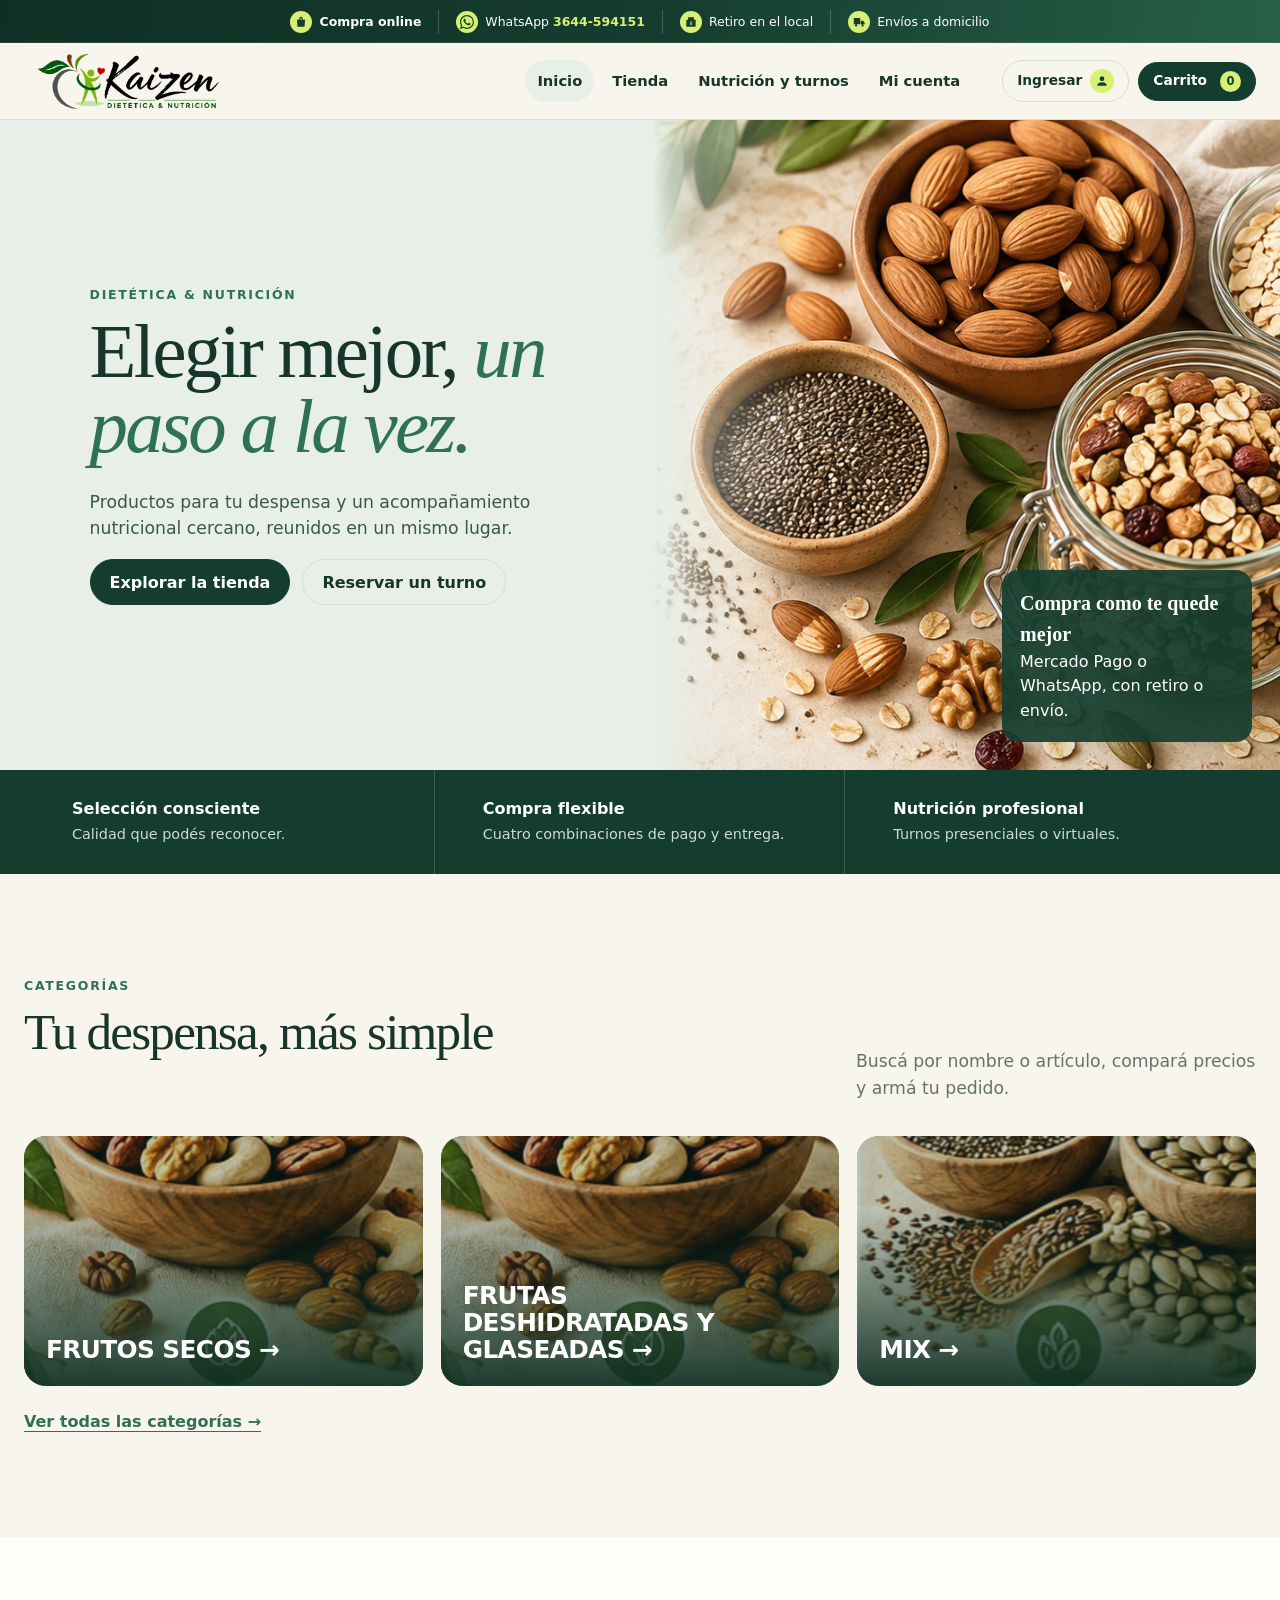
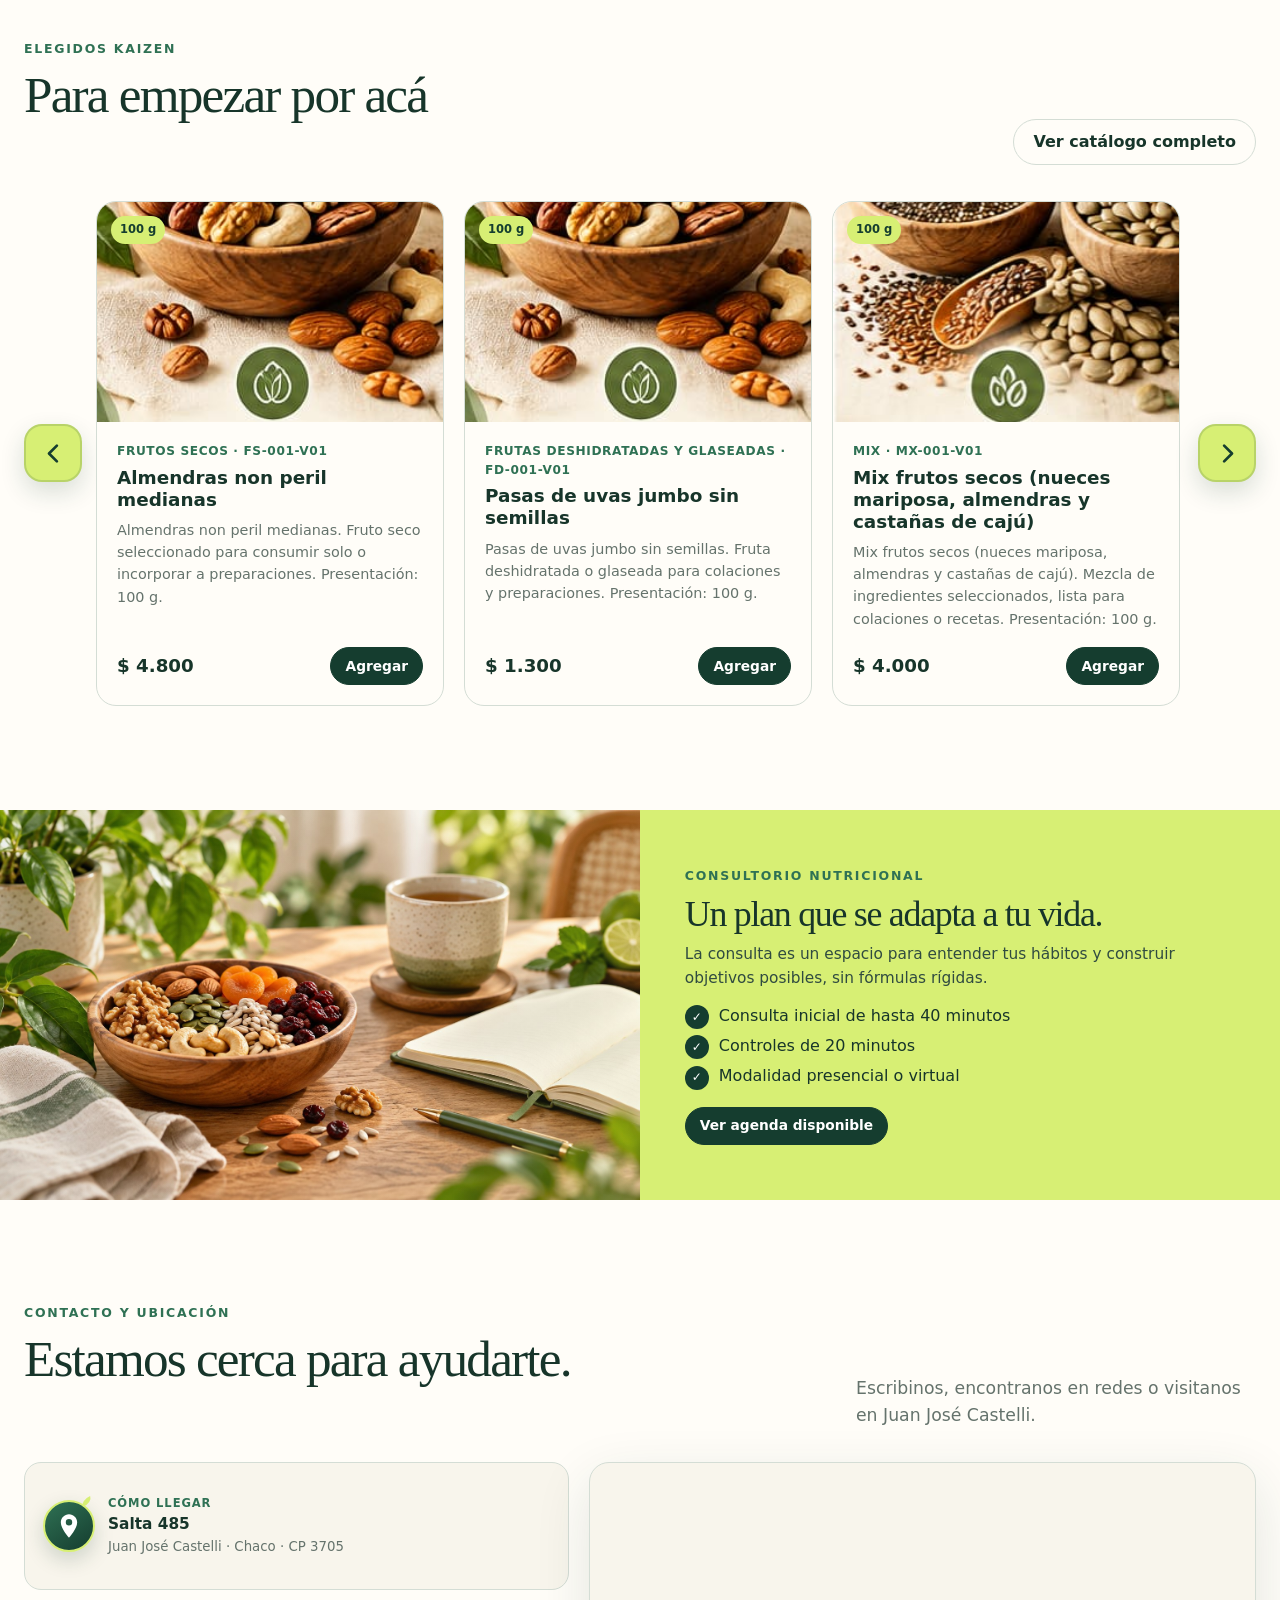
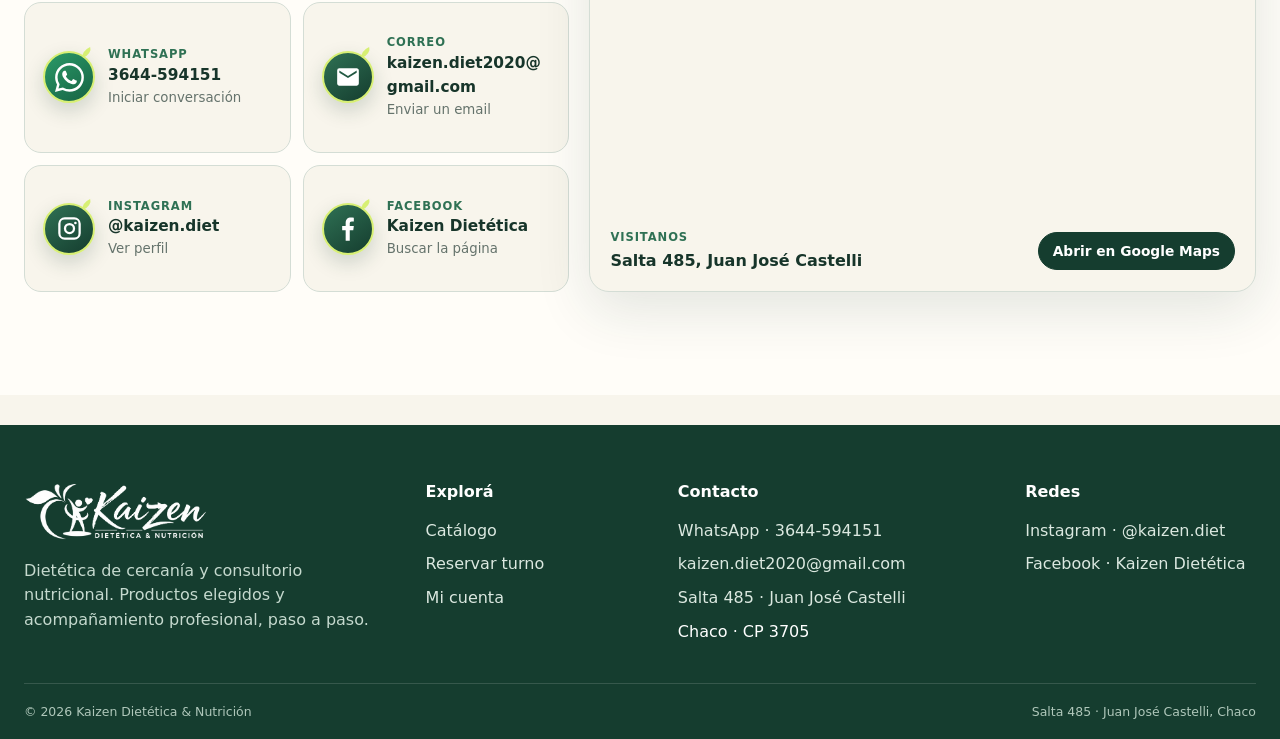
<file: index.html>
<!doctype html>
<html lang="es">
<head>
  <meta charset="utf-8">
  <meta name="viewport" content="width=device-width, initial-scale=1">
  <meta name="description" content="Kaizen Dietética & Nutrición: productos naturales, compras online y turnos con nutricionista.">
  <title>Kaizen · Dietética & Nutrición</title>
  <link rel="icon" href="assets/logo-round.jpeg">
  <link rel="stylesheet" href="css/styles.css?v=20260925c">
  <script src="js/data.js?v=20260925c" defer></script>
  <script src="js/store.js?v=20260925c" defer></script>
  <script src="js/app.js?v=20260925c" defer></script>
  <script type="application/ld+json">
    {
      "@context": "https://schema.org",
      "@type": "Store",
      "name": "Kaizen Dietética & Nutrición",
      "email": "kaizen.diet2020@gmail.com",
      "telephone": "+54 9 3644 594151",
      "address": {
        "@type": "PostalAddress",
        "streetAddress": "Salta 485",
        "addressLocality": "Juan José Castelli",
        "addressRegion": "Chaco",
        "postalCode": "3705",
        "addressCountry": "AR"
      },
      "sameAs": ["https://www.instagram.com/kaizen.diet/"]
    }
  </script>
</head>
<body data-page="home">
  <div id="site-shell"></div>
  <main>
    <section class="hero">
      <div class="hero-copy">
        <p class="eyebrow">Dietética & nutrición</p>
        <h1>Elegir mejor, <em>un paso a la vez.</em></h1>
        <p class="lead">Productos para tu despensa y un acompañamiento nutricional cercano, reunidos en un mismo lugar.</p>
        <div class="cluster">
          <a class="button" href="tienda.html">Explorar la tienda</a>
          <a class="button ghost" href="nutricion.html">Reservar un turno</a>
        </div>
      </div>
      <div class="hero-media">
        <img src="assets/hero-banner-v2.png" alt="Selección de frutos secos, semillas y cereales de Kaizen">
        <div class="hero-note"><strong>Compra como te quede mejor</strong><span>Mercado Pago o WhatsApp, con retiro o envío.</span></div>
      </div>
    </section>

    <section class="trust-strip" aria-label="Beneficios">
      <div class="container trust-grid">
        <div class="trust-item"><b>Selección consciente</b><span>Calidad que podés reconocer.</span></div>
        <div class="trust-item"><b>Compra flexible</b><span>Cuatro combinaciones de pago y entrega.</span></div>
        <div class="trust-item"><b>Nutrición profesional</b><span>Turnos presenciales o virtuales.</span></div>
      </div>
    </section>

    <section class="section">
      <div class="container">
        <div class="split-heading"><div><p class="eyebrow">Categorías</p><h2>Tu despensa, más simple</h2></div><p class="lead">Buscá por nombre o artículo, compará precios y armá tu pedido.</p></div>
        <div class="category-grid" id="home-categories"></div>
        <div class="cluster" style="margin-top: 24px"><a class="text-link" href="tienda.html">Ver todas las categorías →</a></div>
      </div>
    </section>

    <section class="section alt">
      <div class="container">
        <div class="split-heading"><div><p class="eyebrow">Elegidos Kaizen</p><h2>Para empezar por acá</h2></div><a class="button ghost" href="tienda.html">Ver catálogo completo</a></div>
        <div class="carousel-shell">
          <button class="carousel-arrow previous" data-carousel-direction="previous" aria-label="Ver productos anteriores"><svg viewBox="0 0 24 24" aria-hidden="true"><path d="M15 5 8 12l7 7"/></svg></button>
          <div class="product-carousel" id="featured-products"></div>
          <button class="carousel-arrow next" data-carousel-direction="next" aria-label="Ver más productos"><svg viewBox="0 0 24 24" aria-hidden="true"><path d="m9 5 7 7-7 7"/></svg></button>
        </div>
      </div>
    </section>

    <section class="feature-band home-consultorio">
      <div class="home-consultorio-media"><img src="assets/consultorio-nutricional-v2.jpg" alt="Alimentos naturales, infusión y cuaderno para una consulta nutricional"></div>
      <div class="feature-copy">
        <p class="eyebrow">Consultorio nutricional</p>
        <h2>Un plan que se adapta a tu vida.</h2>
        <p class="lead">La consulta es un espacio para entender tus hábitos y construir objetivos posibles, sin fórmulas rígidas.</p>
        <ul class="check-list"><li>Consulta inicial de hasta 40 minutos</li><li>Controles de 20 minutos</li><li>Modalidad presencial o virtual</li></ul>
        <a class="button small" href="nutricion.html">Ver agenda disponible</a>
      </div>
    </section>

    <section class="section contact-section">
      <div class="container">
        <div class="split-heading"><div><p class="eyebrow">Contacto y ubicación</p><h2>Estamos cerca para ayudarte.</h2></div><p class="lead">Escribinos, encontranos en redes o visitanos en Juan José Castelli.</p></div>
        <div class="contact-layout">
          <div class="contact-grid">
            <a class="contact-card location" href="https://www.google.com/maps/search/?api=1&amp;query=Salta%20485%2C%20Juan%20Jos%C3%A9%20Castelli%2C%20Chaco%2C%203705%2C%20Argentina" target="_blank" rel="noopener noreferrer"><span class="contact-icon location-icon"><svg viewBox="0 0 24 24" aria-hidden="true"><path d="M12 2C8.13 2 5 5.13 5 9c0 5.25 7 13 7 13s7-7.75 7-13c0-3.87-3.13-7-7-7Zm0 9.5A2.5 2.5 0 1 1 12 6a2.5 2.5 0 0 1 0 5.5Z"/></svg></span><span class="contact-kicker">Cómo llegar</span><strong>Salta 485</strong><small>Juan José Castelli · Chaco · CP 3705</small></a>
            <a class="contact-card whatsapp" href="https://wa.me/5493644594151?text=Hola%20Kaizen%2C%20quisiera%20hacer%20una%20consulta." target="_blank" rel="noopener noreferrer"><span class="contact-icon whatsapp-icon"><svg viewBox="0 0 16 16" aria-hidden="true"><path d="M13.601 2.326A7.854 7.854 0 0 0 7.994 0C3.627 0 .068 3.558.064 7.926c0 1.399.366 2.76 1.057 3.965L0 16l4.204-1.102a7.933 7.933 0 0 0 3.79.965h.004c4.368 0 7.926-3.558 7.93-7.93a7.898 7.898 0 0 0-2.327-5.607zM7.994 14.521a6.573 6.573 0 0 1-3.356-.92l-.24-.144-2.494.654.666-2.433-.156-.251a6.56 6.56 0 0 1-1.007-3.505c0-3.626 2.957-6.584 6.591-6.584a6.56 6.56 0 0 1 4.66 1.931 6.557 6.557 0 0 1 1.928 4.66c-.004 3.63-2.961 6.592-6.592 6.592zm3.615-4.934c-.197-.099-1.17-.578-1.353-.646-.182-.065-.315-.099-.445.099-.133.197-.513.646-.627.775-.114.133-.231.148-.429.05-.197-.1-.836-.308-1.592-.984-.59-.525-.986-1.175-1.1-1.372-.116-.198-.013-.306.085-.404.087-.087.198-.231.297-.346.1-.116.133-.198.198-.33.065-.134.034-.25-.016-.35-.05-.099-.445-1.074-.61-1.47-.16-.388-.323-.334-.445-.34-.114-.006-.247-.007-.378-.007a.729.729 0 0 0-.528.247c-.182.198-.691.677-.691 1.654s.71 1.916.81 2.049c.098.132 1.394 2.132 3.383 2.992.47.205.84.326 1.129.418.475.151.906.129 1.247.078.38-.057 1.17-.48 1.336-.943.164-.462.164-.858.114-.943-.049-.084-.182-.132-.38-.23z"/></svg></span><span class="contact-kicker">WhatsApp</span><strong>3644-594151</strong><small>Iniciar conversación</small></a>
            <a class="contact-card" href="mailto:kaizen.diet2020@gmail.com"><span class="contact-icon email-icon"><svg viewBox="0 0 24 24" aria-hidden="true"><path d="M20 4H4a2 2 0 0 0-2 2v12c0 1.1.9 2 2 2h16a2 2 0 0 0 2-2V6c0-1.1-.9-2-2-2Zm0 4-8 5-8-5V6l8 5 8-5v2Z"/></svg></span><span class="contact-kicker">Correo</span><strong>kaizen.diet2020@gmail.com</strong><small>Enviar un email</small></a>
            <a class="contact-card" href="https://www.instagram.com/kaizen.diet/" target="_blank" rel="noopener noreferrer"><span class="contact-icon instagram-icon"><svg viewBox="0 0 24 24" aria-hidden="true"><path d="M7.8 2h8.4A5.8 5.8 0 0 1 22 7.8v8.4a5.8 5.8 0 0 1-5.8 5.8H7.8A5.8 5.8 0 0 1 2 16.2V7.8A5.8 5.8 0 0 1 7.8 2Zm-.2 2A3.6 3.6 0 0 0 4 7.6v8.8A3.6 3.6 0 0 0 7.6 20h8.8a3.6 3.6 0 0 0 3.6-3.6V7.6A3.6 3.6 0 0 0 16.4 4H7.6ZM12 7a5 5 0 1 1 0 10 5 5 0 0 1 0-10Zm0 2a3 3 0 1 0 0 6 3 3 0 0 0 0-6Zm5.25-3.1a1.15 1.15 0 1 1 0 2.3 1.15 1.15 0 0 1 0-2.3Z"/></svg></span><span class="contact-kicker">Instagram</span><strong>@kaizen.diet</strong><small>Ver perfil</small></a>
            <a class="contact-card" href="https://www.facebook.com/search/top?q=Kaizen%20Diet%C3%A9tica" target="_blank" rel="noopener noreferrer"><span class="contact-icon facebook-icon"><svg viewBox="0 0 24 24" aria-hidden="true"><path d="M13.5 22v-9h3l.5-3.5h-3.5V7.3c0-1 .3-1.8 1.8-1.8H17V2.4c-.8-.1-1.7-.2-2.6-.2-2.6 0-4.4 1.6-4.4 4.6v2.7H7V13h3v9h3.5Z"/></svg></span><span class="contact-kicker">Facebook</span><strong>Kaizen Dietética</strong><small>Buscar la página</small></a>
          </div>
          <div class="map-card"><iframe title="Mapa de Kaizen Dietética & Nutrición" src="https://www.google.com/maps?q=Salta%20485%2C%20Juan%20Jos%C3%A9%20Castelli%2C%20Chaco%2C%20Argentina&amp;z=16&amp;output=embed" referrerpolicy="no-referrer-when-downgrade" allowfullscreen></iframe><div class="map-caption"><div><span>Visitanos</span><strong>Salta 485, Juan José Castelli</strong></div><a class="button small" href="https://www.google.com/maps/search/?api=1&amp;query=Salta%20485%2C%20Juan%20Jos%C3%A9%20Castelli%2C%20Chaco%2C%203705%2C%20Argentina" target="_blank" rel="noopener noreferrer">Abrir en Google Maps</a></div></div>
        </div>
      </div>
    </section>
  </main>
  <div id="site-footer"></div>
</body>
</html>
</file>
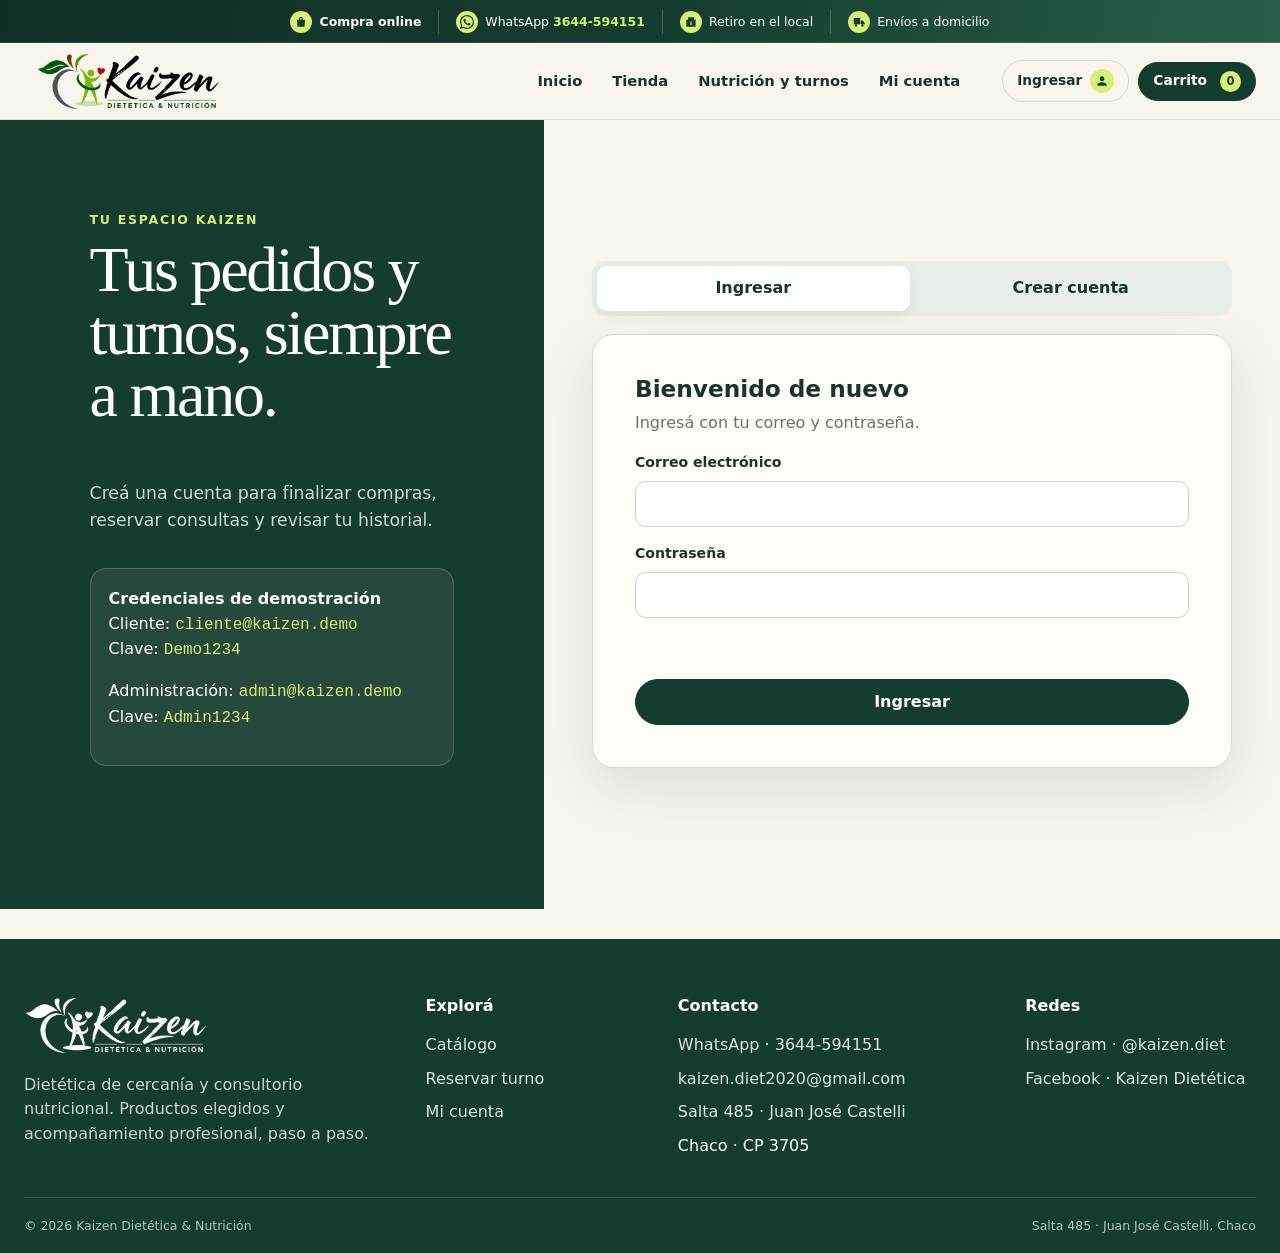
<file: acceso.html>
<!doctype html>
<html lang="es">
<head>
  <meta charset="utf-8">
  <meta name="viewport" content="width=device-width, initial-scale=1">
  <meta name="description" content="Ingresá o creá tu cuenta de Kaizen.">
  <title>Acceso · Kaizen</title>
  <link rel="icon" href="assets/logo-round.jpeg">
  <link rel="stylesheet" href="css/styles.css?v=20260925c">
  <script src="js/data.js?v=20260925c" defer></script>
  <script src="js/store.js?v=20260925c" defer></script>
  <script src="js/app.js?v=20260925c" defer></script>
</head>
<body data-page="auth">
  <div id="site-shell"></div>
  <main class="auth-layout">
    <section class="auth-aside">
      <p class="eyebrow" style="color:var(--lime)">Tu espacio Kaizen</p>
      <h1>Tus pedidos y turnos, siempre a mano.</h1>
      <p class="lead">Creá una cuenta para finalizar compras, reservar consultas y revisar tu historial.</p>
      <div class="credential-box"><strong>Credenciales de demostración</strong><p>Cliente: <code>cliente@kaizen.demo</code><br>Clave: <code>Demo1234</code></p><p>Administración: <code>admin@kaizen.demo</code><br>Clave: <code>Admin1234</code></p></div>
    </section>
    <section class="auth-main">
      <div class="tabs" role="tablist"><button class="tab active" data-auth-tab="login" type="button">Ingresar</button><button class="tab" data-auth-tab="register" type="button">Crear cuenta</button></div>
      <div class="form-card auth-panel" id="login-panel">
        <h2>Bienvenido de nuevo</h2><p class="muted">Ingresá con tu correo y contraseña.</p>
        <form class="stack" id="login-form"><label>Correo electrónico<input id="login-email" type="email" autocomplete="email" required></label><label>Contraseña<input id="login-password" type="password" autocomplete="current-password" required></label><p class="form-message" id="login-message" role="status"></p><button class="button" type="submit">Ingresar</button></form>
      </div>
      <div class="form-card auth-panel" id="register-panel" hidden>
        <h2>Creá tu cuenta</h2><p class="muted">Vas a usarla para comprar y reservar turnos.</p>
        <form class="stack" id="register-form">
          <label>Nombre y apellido<input id="register-name" autocomplete="name" required></label>
          <label>Correo electrónico<input id="register-email" type="email" autocomplete="email" required></label>
          <div class="field-grid"><label>Fecha de nacimiento<input id="register-birth-date" type="date" autocomplete="bday" required></label><label>Número de contacto<input id="register-phone" type="tel" autocomplete="tel" required></label></div>
          <label>Localidad<input id="register-locality" autocomplete="address-level2" required></label>
          <div class="field-grid"><label>Contraseña<input id="register-password" type="password" minlength="8" autocomplete="new-password" required></label><label>Repetir contraseña<input id="register-confirm" type="password" minlength="8" autocomplete="new-password" required></label></div>
          <p class="form-message" id="register-message" role="status"></p><button class="button" type="submit">Crear cuenta</button><p class="fine-print">Esta versión guarda los datos únicamente en este navegador para demostrar el funcionamiento.</p>
        </form>
      </div>
    </section>
  </main>
  <div id="site-footer"></div>
</body>
</html>
</file>
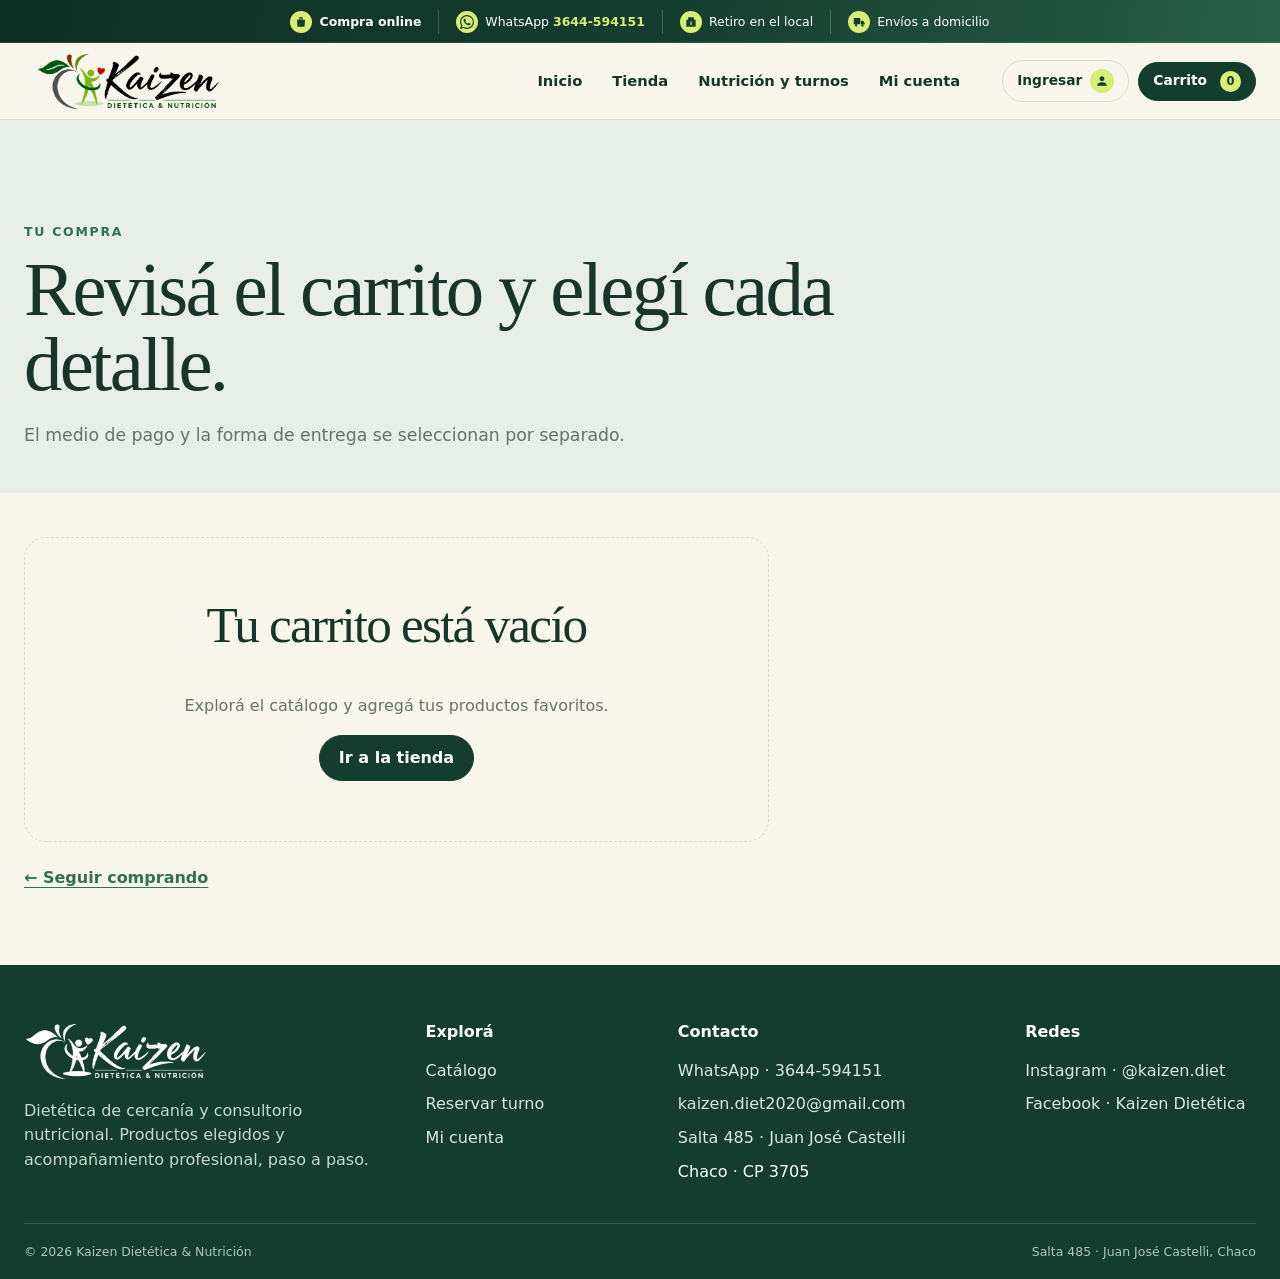
<file: carrito.html>
<!doctype html>
<html lang="es">
<head>
  <meta charset="utf-8">
  <meta name="viewport" content="width=device-width, initial-scale=1">
  <meta name="description" content="Revisá tu carrito y elegí cómo pagar y recibir tu compra en Kaizen.">
  <title>Carrito · Kaizen</title>
  <link rel="icon" href="assets/logo-round.jpeg">
  <link rel="stylesheet" href="css/styles.css?v=20260925c">
  <script src="js/data.js?v=20260925c" defer></script>
  <script src="js/store.js?v=20260925c" defer></script>
  <script src="js/app.js?v=20260925c" defer></script>
</head>
<body data-page="cart">
  <div id="site-shell"></div>
  <main>
    <section class="page-hero cart-hero"><div class="container"><p class="eyebrow">Tu compra</p><h1>Revisá el carrito y elegí cada detalle.</h1><p class="lead">El medio de pago y la forma de entrega se seleccionan por separado.</p></div></section>
    <section class="section compact">
      <div class="container cart-page-layout" id="cart-page-root">
        <div><div class="cart-page-lines" id="cart-page-lines"></div><a class="text-link" href="tienda.html">← Seguir comprando</a></div>
        <aside class="checkout-panel" id="checkout-panel">
          <form class="stack" id="checkout-form">
            <div class="checkout-total"><span>Total del pedido</span><strong id="cart-page-total">$0</strong></div>
            <div class="checkout-step"><p class="eyebrow">1. Medio de pago</p><div class="choice-grid"><button class="choice-card" type="button" data-checkout-choice="mp" data-group="payment"><strong>Mercado Pago</strong><small>Pago online de demostración</small></button><button class="choice-card" type="button" data-checkout-choice="whatsapp" data-group="payment"><strong>WhatsApp</strong><small>Coordiná el pago con Kaizen</small></button></div></div>
            <div class="checkout-step"><p class="eyebrow">2. Entrega</p><div class="choice-grid"><button class="choice-card" type="button" data-checkout-choice="pickup" data-group="delivery"><strong>Retiro en el local</strong><small>Te avisamos cuando esté preparado</small></button><button class="choice-card" type="button" data-checkout-choice="delivery" data-group="delivery"><strong>Envío a domicilio</strong><small>Costo y zona a confirmar</small></button></div></div>
            <fieldset class="delivery-address" id="address-field" hidden>
              <legend><span class="eyebrow">3. Domicilio de entrega</span></legend>
              <div class="address-grid">
                <label class="address-street">Calle<input id="checkout-street" autocomplete="address-line1" placeholder="Ej.: San Martín"></label>
                <label>Número<input id="checkout-number" inputmode="numeric" placeholder="Ej.: 1234"></label>
                <label>Piso / departamento<input id="checkout-floor" autocomplete="address-line2" placeholder="Opcional"></label>
                <label>Localidad<input id="checkout-locality" autocomplete="address-level2"></label>
                <label>Código postal<input id="checkout-postal-code" autocomplete="postal-code" placeholder="Opcional"></label>
                <label class="address-reference">Referencia para la entrega<input id="checkout-reference" placeholder="Opcional: portón, entre calles, etc."></label>
              </div>
            </fieldset>
            <label>Nota para el pedido<textarea id="checkout-notes" placeholder="Opcional"></textarea></label>
            <p class="form-message" id="checkout-message" role="status"></p>
            <button class="button" type="submit">Confirmar pedido de demostración</button>
            <p class="fine-print">Necesitás ingresar con una cuenta de cliente para confirmar.</p>
          </form>
        </aside>
      </div>
    </section>
  </main>
  <div id="site-footer"></div>
</body>
</html>
</file>
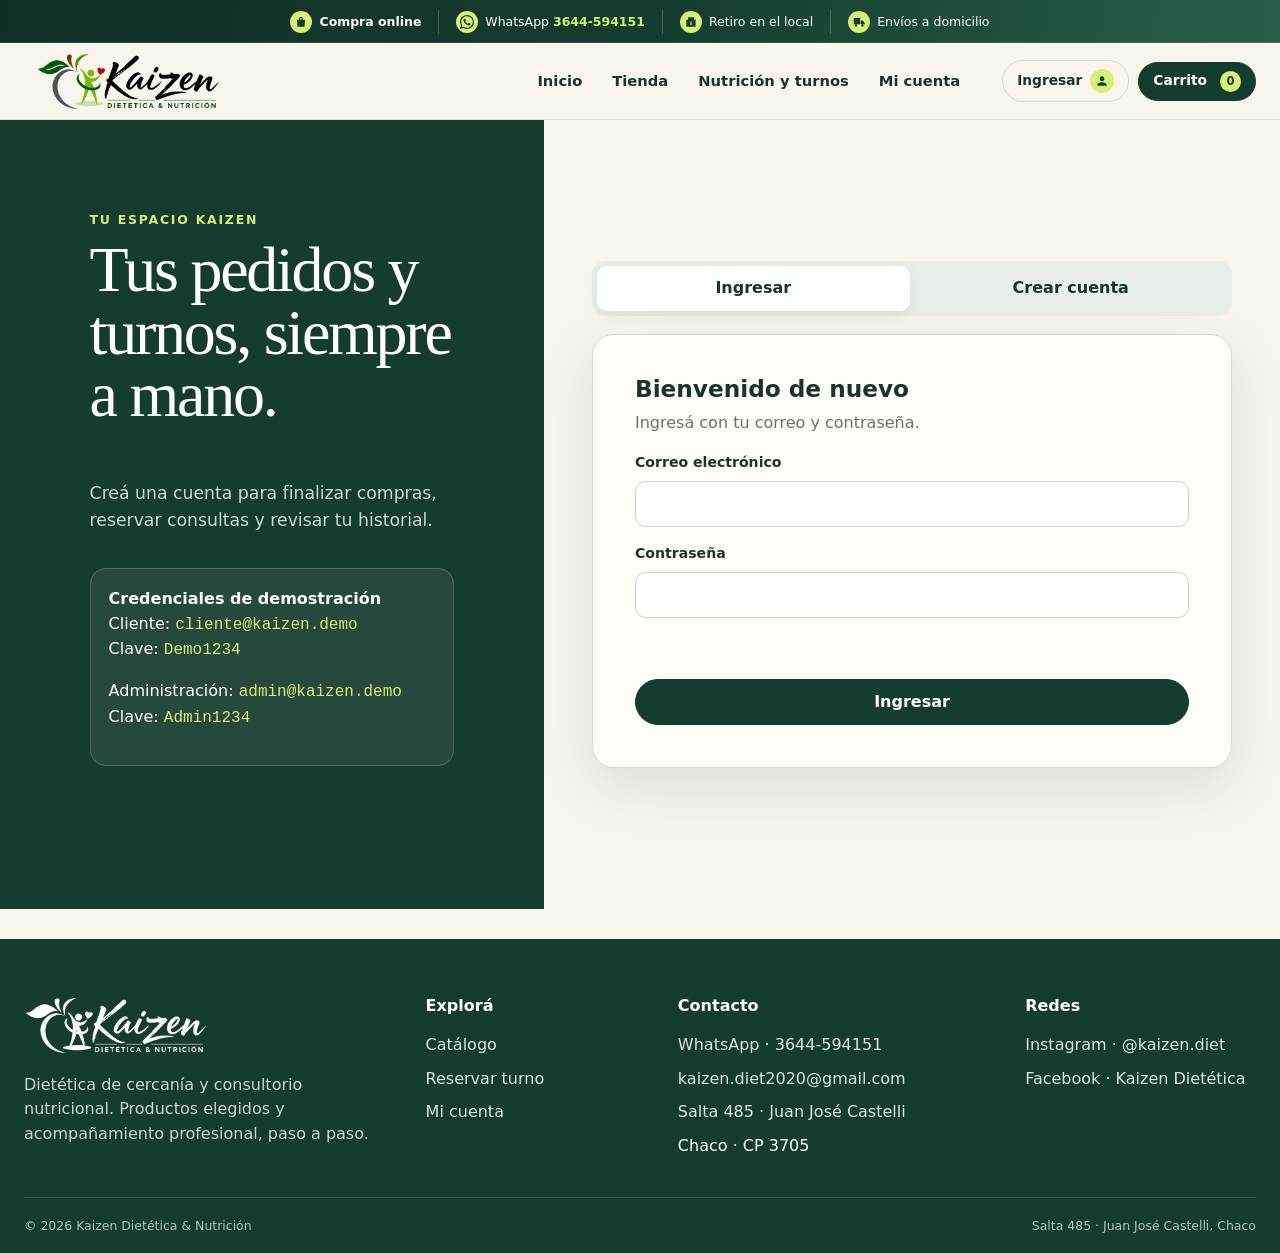
<file: cuenta.html>
<!doctype html>
<html lang="es">
<head>
  <meta charset="utf-8">
  <meta name="viewport" content="width=device-width, initial-scale=1">
  <meta name="description" content="Gestioná tus pedidos y turnos de Kaizen.">
  <title>Mi cuenta · Kaizen</title>
  <link rel="icon" href="assets/logo-round.jpeg">
  <link rel="stylesheet" href="css/styles.css?v=20260925c">
  <script src="js/data.js?v=20260925c" defer></script>
  <script src="js/store.js?v=20260925c" defer></script>
  <script src="js/app.js?v=20260925c" defer></script>
</head>
<body data-page="account">
  <div id="site-shell"></div>
  <main id="account-root">
    <section class="account-hero"><div class="container"><p class="eyebrow" id="account-eyebrow">Mi cuenta</p><h1>Hola, <span id="account-name">…</span></h1><p class="lead" id="account-email"></p></div></section>
    <section class="section compact">
      <div class="container dashboard-grid">
        <nav class="account-nav" aria-label="Secciones de la cuenta">
          <button class="active" data-customer-only data-panel-target="panel-summary">Resumen</button>
          <button data-customer-only data-panel-target="panel-orders">Mis pedidos</button>
          <button data-customer-only data-panel-target="panel-appointments">Mis turnos</button>
          <button class="active" data-admin-only data-panel-target="panel-admin-summary">Resumen</button>
          <button data-admin-only data-panel-target="panel-admin-orders">Pedidos</button>
          <button data-admin-only data-panel-target="panel-admin-appointments">Turnos a atender</button>
          <button data-admin-only data-panel-target="panel-admin-catalog">Catálogo y stock</button>
          <button data-admin-only data-panel-target="panel-admin-schedule">Configurar agenda</button>
          <button id="logout-button">Cerrar sesión</button>
        </nav>

        <div>
          <section class="dashboard-panel active" id="panel-summary" data-customer-only>
            <h2>Resumen</h2>
            <div class="summary-cards"><div class="summary-card"><span>Pedidos</span><strong id="order-count">0</strong></div><div class="summary-card"><span>Turnos</span><strong id="appointment-count">0</strong></div><div class="summary-card"><span>Productos en carrito</span><strong id="cart-summary-count">0</strong></div></div>
            <div class="feature-band account-feature"><div class="account-feature-media"><img src="assets/hero-banner-v2.png" alt="Frutos secos, semillas y cereales seleccionados por Kaizen"></div><div class="feature-copy"><p class="eyebrow">Seguí explorando</p><h2>Tu próximo paso está cerca.</h2><p>Volvé al catálogo o reservá un espacio de acompañamiento nutricional.</p><div class="cluster"><a class="button" href="tienda.html">Ir a la tienda</a><a class="button account-booking-button" href="nutricion.html">Reservar turno</a></div></div></div>
          </section>
          <section class="dashboard-panel" id="panel-orders" data-customer-only><h2>Mis pedidos</h2><div class="record-list" id="orders-list"></div></section>
          <section class="dashboard-panel" id="panel-appointments" data-customer-only><h2>Mis turnos</h2><div class="record-list" id="appointments-list"></div><div class="appointment-calendar" id="appointment-calendar"></div></section>

          <section class="dashboard-panel active" id="panel-admin-summary" data-admin-only>
            <h2>Resumen de actividad</h2>
            <div class="summary-cards admin-summary-cards"><div class="summary-card"><span>Pedidos recibidos</span><strong id="admin-order-count">0</strong></div><div class="summary-card"><span>Turnos a atender</span><strong id="admin-appointment-count">0</strong></div><div class="summary-card"><span>Pendientes</span><strong id="admin-pending-count">0</strong></div><div class="summary-card"><span>Variantes activas</span><strong id="admin-product-count">0</strong></div></div>
            <div class="admin-welcome"><p class="eyebrow">Panel de la nutricionista</p><h2>Organizá la atención desde un solo lugar.</h2><p>Revisá los pedidos agrupados por fecha, prepará tus próximos turnos y ajustá los horarios disponibles.</p></div>
          </section>
          <section class="dashboard-panel" id="panel-admin-orders" data-admin-only><h2>Pedidos por fecha</h2><div id="admin-orders"></div></section>
          <section class="dashboard-panel" id="panel-admin-appointments" data-admin-only><h2>Turnos a atender</h2><div class="record-list" id="admin-appointments"></div></section>
          <section class="dashboard-panel" id="panel-admin-catalog" data-admin-only>
            <div class="admin-panel-heading"><div><p class="eyebrow">Gestión comercial</p><h2>Catálogo y stock</h2><p class="muted">Buscá una variante por nombre o código, editá precios y existencias, o agregá un producto nuevo.</p></div><button class="button" type="button" id="admin-product-new">Agregar producto</button></div>
            <form class="form-card stack admin-product-form" id="admin-product-form" hidden>
              <input type="hidden" id="admin-product-id">
              <h3 id="admin-product-form-title">Agregar producto</h3>
              <section class="admin-product-image-editor" aria-labelledby="admin-product-image-title">
                <div class="admin-product-image-preview"><img id="admin-product-image-preview" src="assets/opciones-especiales.jpeg" alt="Vista previa de la imagen del producto"></div>
                <div class="admin-product-image-copy"><h4 id="admin-product-image-title">Imagen del producto</h4><p>Elegí una foto JPG, PNG o WebP. Se optimizará automáticamente para que el catálogo siga siendo liviano.</p><input type="hidden" id="admin-product-image"><input class="sr-only" type="file" id="admin-product-image-file" accept="image/jpeg,image/png,image/webp"><div class="cluster"><label class="button ghost small admin-image-upload" for="admin-product-image-file">Elegir imagen</label><button class="button ghost small" type="button" id="admin-product-image-default">Usar imagen de categoría</button></div><small id="admin-product-image-help">Podés reemplazarla antes o después de guardar.</small></div>
              </section>
              <div class="field-grid"><label>Nombre<input id="admin-product-name" required></label><label>Código de artículo<input id="admin-product-article" required></label></div>
              <div class="field-grid"><label>Categoría<select id="admin-product-category" required></select></label><label>Presentación o unidad<input id="admin-product-unit" placeholder="Ej.: 500 g" required></label></div>
              <div class="field-grid"><label>Precio<input id="admin-product-price" type="number" min="0" step="1"></label><label>Stock<input id="admin-product-stock" type="number" min="0" step="1" placeholder="Vacío: sin control"></label></div>
              <label>Condición comercial<input id="admin-product-condition" placeholder="Ej.: precio por paquete"></label>
              <label>Descripción<textarea id="admin-product-description" placeholder="Descripción breve del producto"></textarea></label>
              <div class="admin-product-options"><label class="inline-check"><input type="checkbox" id="admin-product-consult"> Precio a consultar</label><label class="inline-check"><input type="checkbox" id="admin-product-promotion"> Es promoción</label><label>Cantidad mínima de la promoción<input id="admin-product-promotion-minimum" type="number" min="1" value="1"></label></div>
              <p class="form-message" id="admin-product-message" role="status"></p><div class="cluster"><button class="button" type="submit">Guardar producto</button><button class="button ghost" type="button" id="admin-product-cancel">Cancelar</button></div>
            </form>
            <div class="admin-catalog-toolbar"><label class="search-wrap"><span class="sr-only">Buscar en el catálogo administrativo</span><input id="admin-product-search" type="search" placeholder="Buscar por nombre, artículo o categoría…"></label></div>
            <div class="admin-product-list" id="admin-product-list"></div>
            <div class="catalog-pagination" id="admin-product-pagination"></div>
          </section>
          <section class="dashboard-panel" id="panel-admin-schedule" data-admin-only>
            <h2>Configurar agenda</h2>
            <form class="form-card stack" id="schedule-form">
              <label>Modo de confirmación<select id="schedule-mode"><option value="auto">Confirmación automática</option><option value="pending">Pendiente de aprobación</option></select></label>
              <section class="schedule-channel" aria-labelledby="presential-schedule-title">
                <div><p class="eyebrow">Consultorio</p><h3 id="presential-schedule-title">Agenda presencial</h3><p class="fine-print">Seleccioná los días y horarios habilitados para atender en el consultorio.</p></div>
                <div><p class="schedule-label">Días presenciales</p><div class="weekday-grid"><label class="weekday-check"><input type="checkbox" data-schedule-weekday="presential" value="1">Lun</label><label class="weekday-check"><input type="checkbox" data-schedule-weekday="presential" value="2">Mar</label><label class="weekday-check"><input type="checkbox" data-schedule-weekday="presential" value="3">Mié</label><label class="weekday-check"><input type="checkbox" data-schedule-weekday="presential" value="4">Jue</label><label class="weekday-check"><input type="checkbox" data-schedule-weekday="presential" value="5">Vie</label><label class="weekday-check"><input type="checkbox" data-schedule-weekday="presential" value="6">Sáb</label><label class="weekday-check"><input type="checkbox" data-schedule-weekday="presential" value="0">Dom</label></div></div>
                <div><p class="schedule-label">Horarios presenciales</p><div class="time-option-grid" id="schedule-presential-times" aria-label="Horarios presenciales disponibles"></div></div>
              </section>
              <section class="schedule-channel virtual" aria-labelledby="virtual-schedule-title">
                <div><p class="eyebrow">Atención online</p><h3 id="virtual-schedule-title">Agenda virtual</h3><p class="fine-print">Configurá por separado los días y horarios para consultas virtuales.</p></div>
                <div><p class="schedule-label">Días virtuales</p><div class="weekday-grid"><label class="weekday-check"><input type="checkbox" data-schedule-weekday="virtual" value="1">Lun</label><label class="weekday-check"><input type="checkbox" data-schedule-weekday="virtual" value="2">Mar</label><label class="weekday-check"><input type="checkbox" data-schedule-weekday="virtual" value="3">Mié</label><label class="weekday-check"><input type="checkbox" data-schedule-weekday="virtual" value="4">Jue</label><label class="weekday-check"><input type="checkbox" data-schedule-weekday="virtual" value="5">Vie</label><label class="weekday-check"><input type="checkbox" data-schedule-weekday="virtual" value="6">Sáb</label><label class="weekday-check"><input type="checkbox" data-schedule-weekday="virtual" value="0">Dom</label></div></div>
                <div><p class="schedule-label">Horarios virtuales</p><div class="time-option-grid" id="schedule-virtual-times" aria-label="Horarios virtuales disponibles"></div></div>
              </section>
              <p class="fine-print">Las consultas iniciales reservan hasta 40 minutos. Los controles reservan 20 minutos.</p>
              <p class="form-message" id="schedule-message" role="status"></p><button class="button" type="submit">Guardar configuración</button>
            </form>
          </section>
        </div>
      </div>
    </section>
  </main>
  <div id="site-footer"></div>
</body>
</html>
</file>
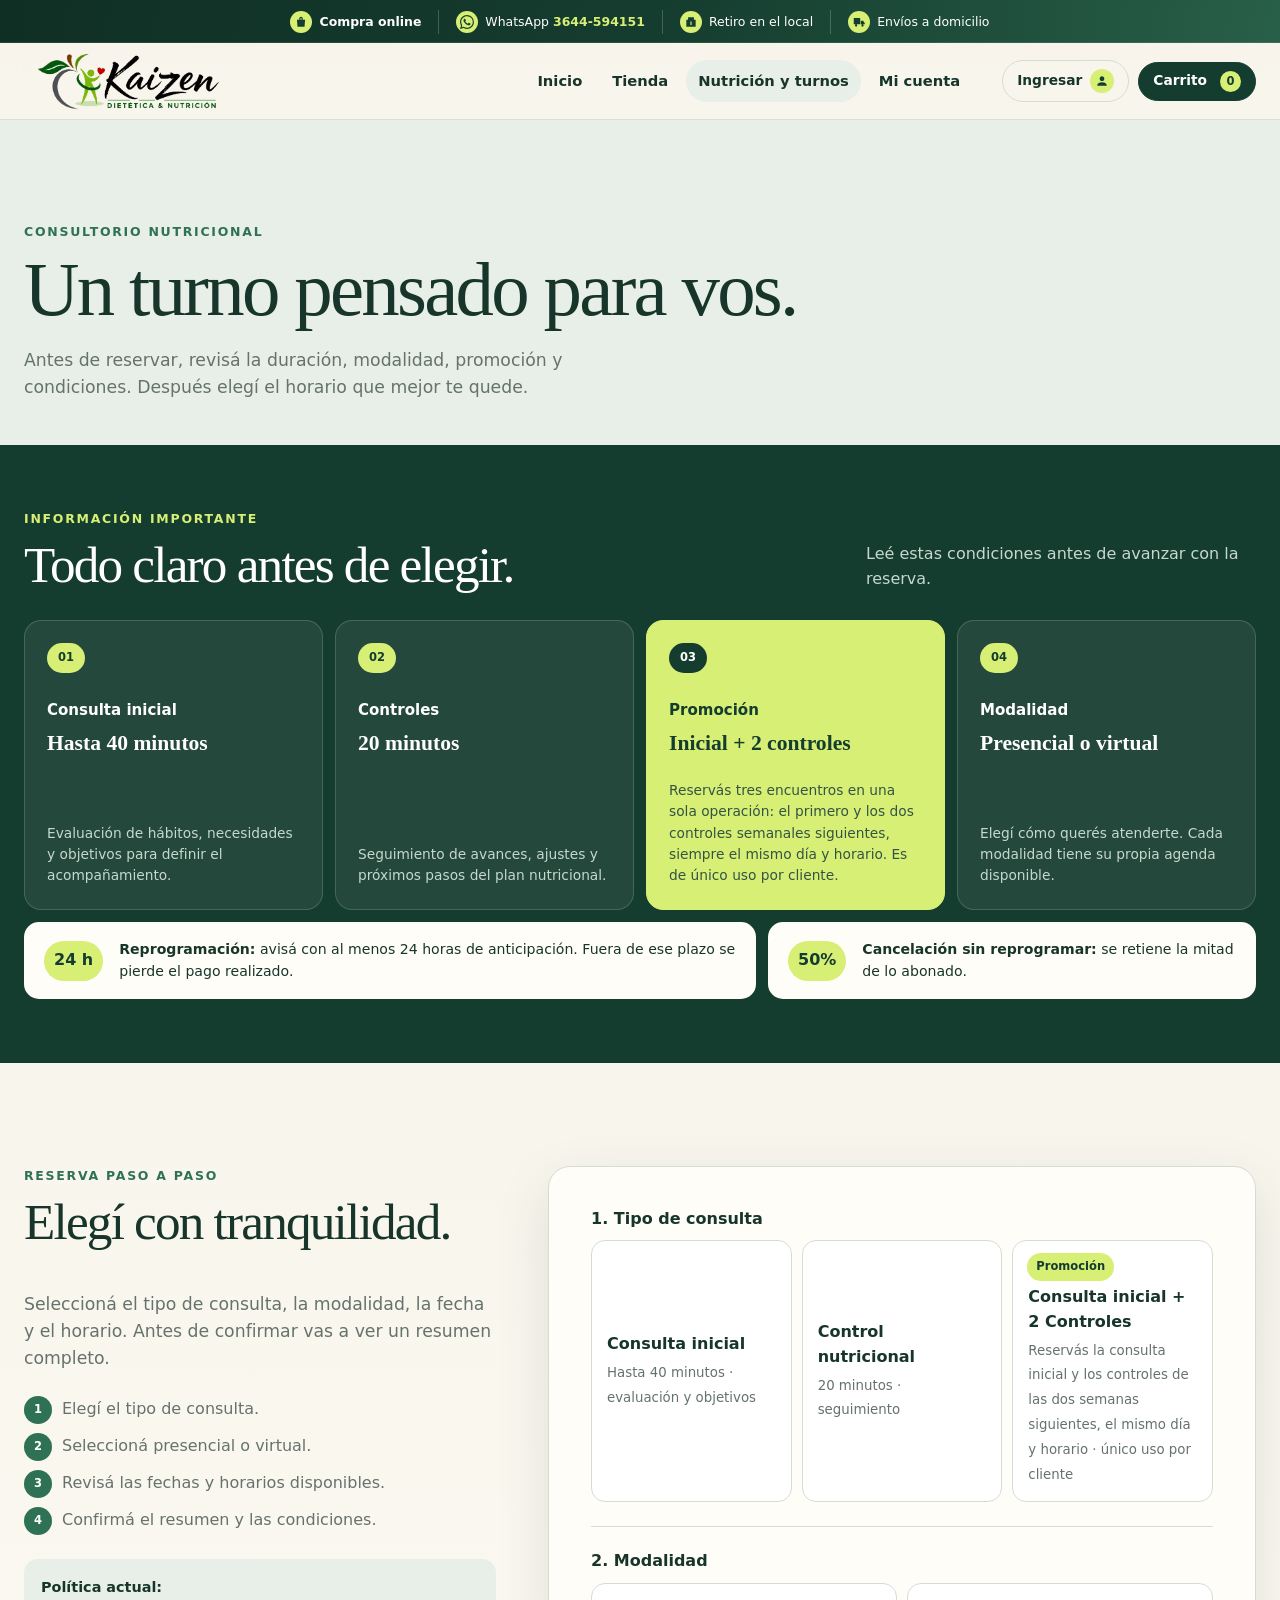
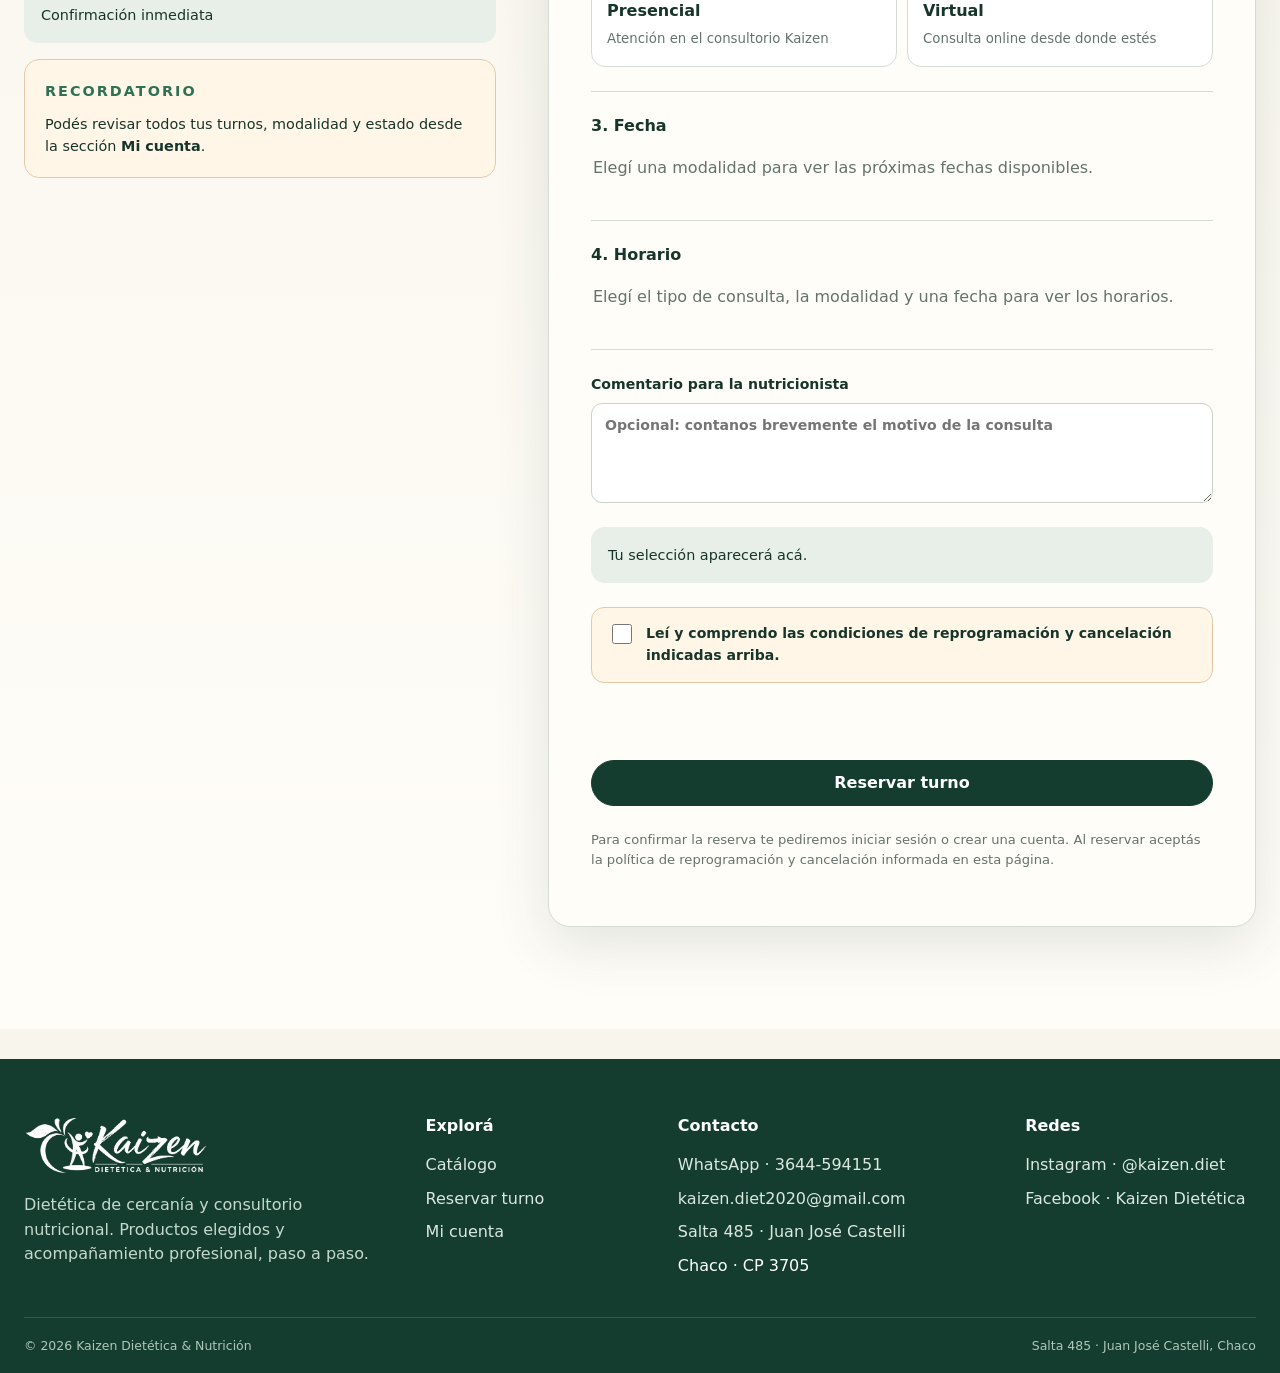
<file: nutricion.html>
<!doctype html>
<html lang="es">
<head>
  <meta charset="utf-8">
  <meta name="viewport" content="width=device-width, initial-scale=1">
  <meta name="description" content="Reservá tu consulta nutricional presencial o virtual en Kaizen.">
  <title>Nutrición y turnos · Kaizen</title>
  <link rel="icon" href="assets/logo-round.jpeg">
  <link rel="stylesheet" href="css/styles.css?v=20260925c">
  <script src="js/data.js?v=20260925c" defer></script>
  <script src="js/store.js?v=20260925c" defer></script>
  <script src="js/app.js?v=20260925c" defer></script>
</head>
<body data-page="nutrition">
  <div id="site-shell"></div>
  <main>
    <section class="page-hero">
      <div class="container"><p class="eyebrow">Consultorio nutricional</p><h1>Un turno pensado para vos.</h1><p class="lead">Antes de reservar, revisá la duración, modalidad, promoción y condiciones. Después elegí el horario que mejor te quede.</p></div>
    </section>

    <section class="consultation-guide-section" aria-labelledby="consultation-guide-title">
      <div class="container">
        <div class="consultation-guide-heading"><div><p class="eyebrow">Información importante</p><h2 id="consultation-guide-title">Todo claro antes de elegir.</h2></div><p>Leé estas condiciones antes de avanzar con la reserva.</p></div>
        <div class="consultation-guide-grid">
          <article class="consultation-guide-card"><span class="guide-number">01</span><h3>Consulta inicial</h3><strong>Hasta 40 minutos</strong><p>Evaluación de hábitos, necesidades y objetivos para definir el acompañamiento.</p></article>
          <article class="consultation-guide-card"><span class="guide-number">02</span><h3>Controles</h3><strong>20 minutos</strong><p>Seguimiento de avances, ajustes y próximos pasos del plan nutricional.</p></article>
          <article class="consultation-guide-card featured"><span class="guide-number">03</span><h3>Promoción</h3><strong>Inicial + 2 controles</strong><p>Reservás tres encuentros en una sola operación: el primero y los dos controles semanales siguientes, siempre el mismo día y horario. Es de único uso por cliente.</p></article>
          <article class="consultation-guide-card"><span class="guide-number">04</span><h3>Modalidad</h3><strong>Presencial o virtual</strong><p>Elegí cómo querés atenderte. Cada modalidad tiene su propia agenda disponible.</p></article>
        </div>
        <div class="policy-banner"><div><span class="policy-icon">24 h</span><p><strong>Reprogramación:</strong> avisá con al menos 24 horas de anticipación. Fuera de ese plazo se pierde el pago realizado.</p></div><div><span class="policy-icon">50%</span><p><strong>Cancelación sin reprogramar:</strong> se retiene la mitad de lo abonado.</p></div></div>
      </div>
    </section>

    <section class="section booking-section">
      <div class="container booking-layout">
        <div class="booking-intro">
          <p class="eyebrow">Reserva paso a paso</p>
          <h2>Elegí con tranquilidad.</h2>
          <p class="lead">Seleccioná el tipo de consulta, la modalidad, la fecha y el horario. Antes de confirmar vas a ver un resumen completo.</p>
          <ol class="booking-process"><li>Elegí el tipo de consulta.</li><li>Seleccioná presencial o virtual.</li><li>Revisá las fechas y horarios disponibles.</li><li>Confirmá el resumen y las condiciones.</li></ol>
          <div class="booking-summary"><strong>Política actual:</strong> <span id="booking-mode">Cargando…</span></div>
          <div class="appointment-policy"><p class="eyebrow">Recordatorio</p><p>Podés revisar todos tus turnos, modalidad y estado desde la sección <strong>Mi cuenta</strong>.</p></div>
        </div>

        <form class="form-card booking-steps" id="booking-form">
          <div class="booking-step"><h3>1. Tipo de consulta</h3><div class="choice-grid choice-grid-three"><button type="button" class="choice-card" data-booking-choice="Consulta inicial"><strong>Consulta inicial</strong><small>Hasta 40 minutos · evaluación y objetivos</small></button><button type="button" class="choice-card" data-booking-choice="Control nutricional"><strong>Control nutricional</strong><small>20 minutos · seguimiento</small></button><button type="button" class="choice-card promo-choice" data-booking-choice="Consulta inicial + 2 Controles"><span class="tag">Promoción</span><strong>Consulta inicial + 2 Controles</strong><small>Reservás la consulta inicial y los controles de las dos semanas siguientes, el mismo día y horario · único uso por cliente</small></button></div></div>
          <div class="booking-step"><h3>2. Modalidad</h3><div class="choice-grid"><button type="button" class="choice-card" data-booking-modality="Presencial"><strong>Presencial</strong><small>Atención en el consultorio Kaizen</small></button><button type="button" class="choice-card" data-booking-modality="Virtual"><strong>Virtual</strong><small>Consulta online desde donde estés</small></button></div></div>
          <div class="booking-step"><h3>3. Fecha</h3><div class="date-row" id="date-row"></div></div>
          <div class="booking-step"><h3>4. Horario</h3><div class="slot-row" id="slot-row"></div></div>
          <label>Comentario para la nutricionista<textarea id="appointment-notes" placeholder="Opcional: contanos brevemente el motivo de la consulta"></textarea></label>
          <div class="booking-summary" id="booking-summary">Tu selección aparecerá acá.</div>
          <label class="policy-accept"><input type="checkbox" id="appointment-policy-accept" required><span>Leí y comprendo las condiciones de reprogramación y cancelación indicadas arriba.</span></label>
          <p class="form-message" id="booking-result" role="status"></p>
          <button class="button" type="submit">Reservar turno</button>
          <p class="fine-print">Para confirmar la reserva te pediremos iniciar sesión o crear una cuenta. Al reservar aceptás la política de reprogramación y cancelación informada en esta página.</p>
        </form>
      </div>
    </section>
  </main>
  <div id="site-footer"></div>
</body>
</html>
</file>
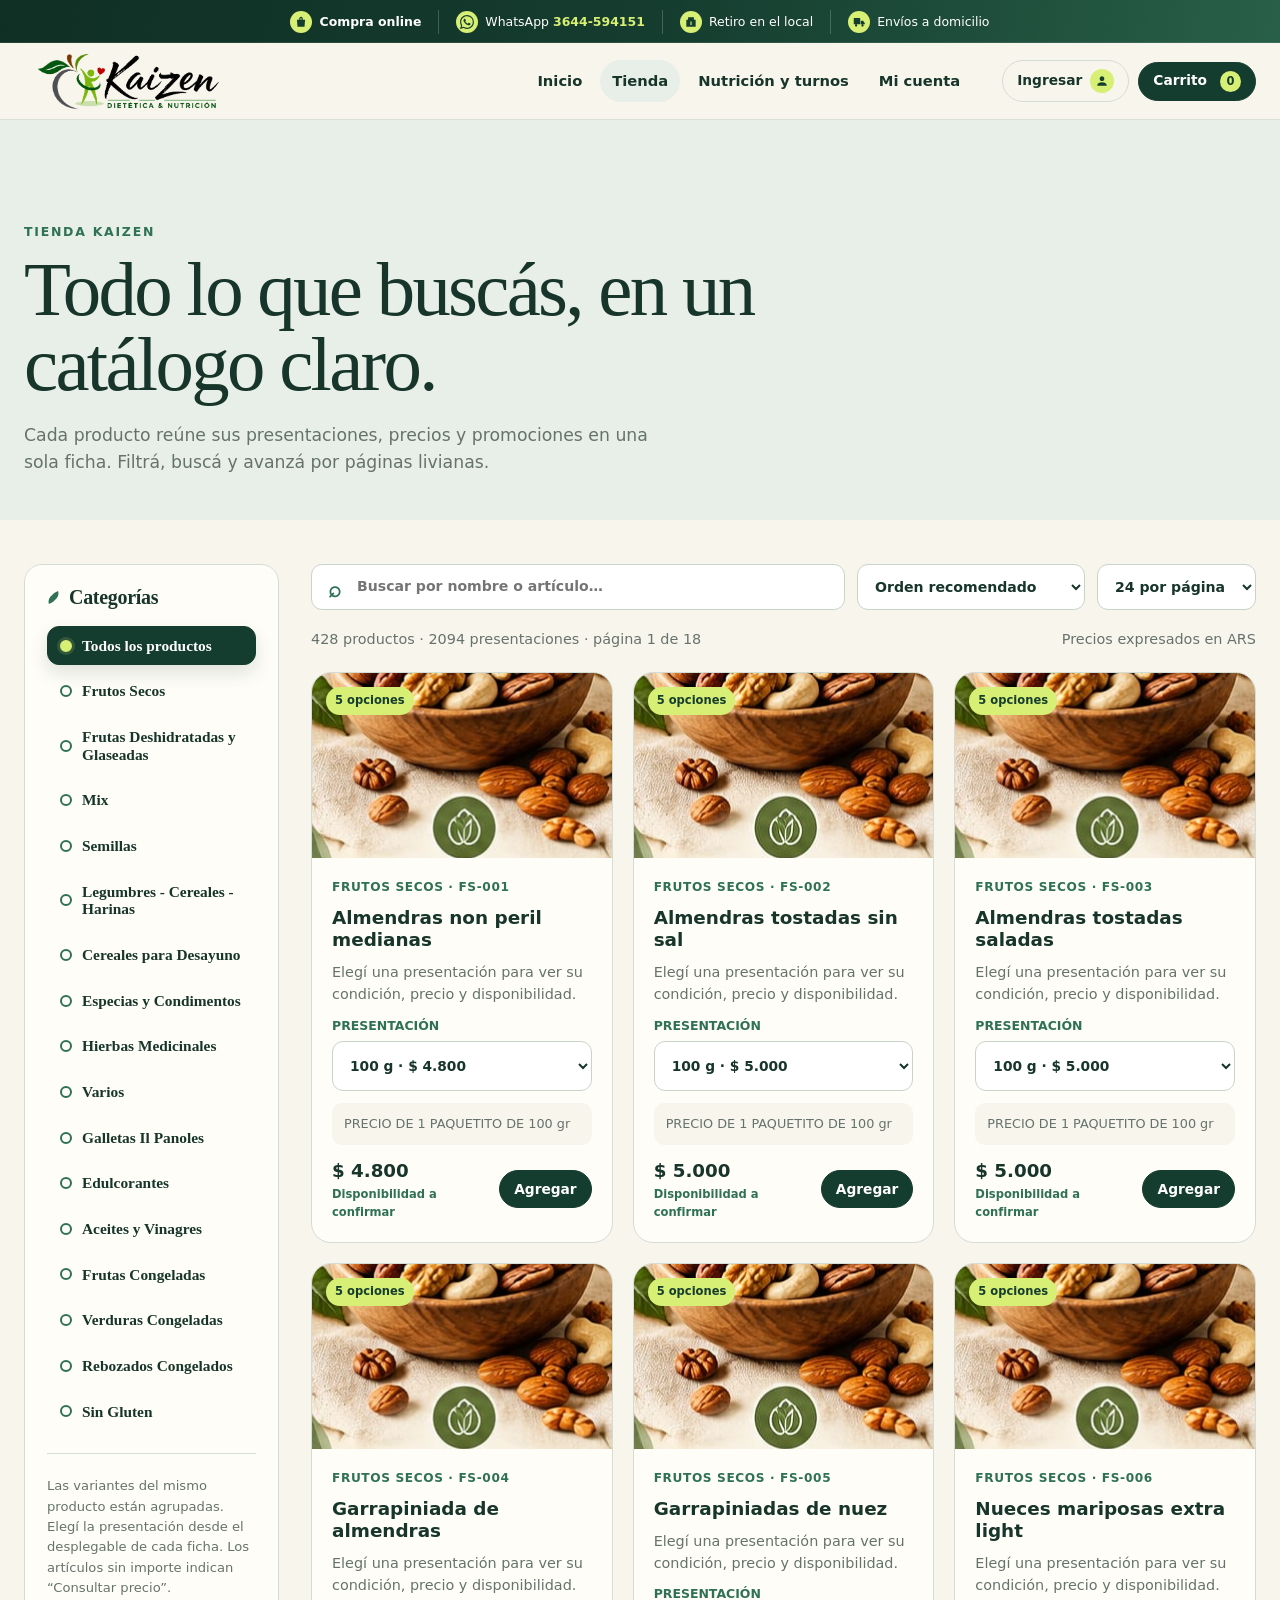
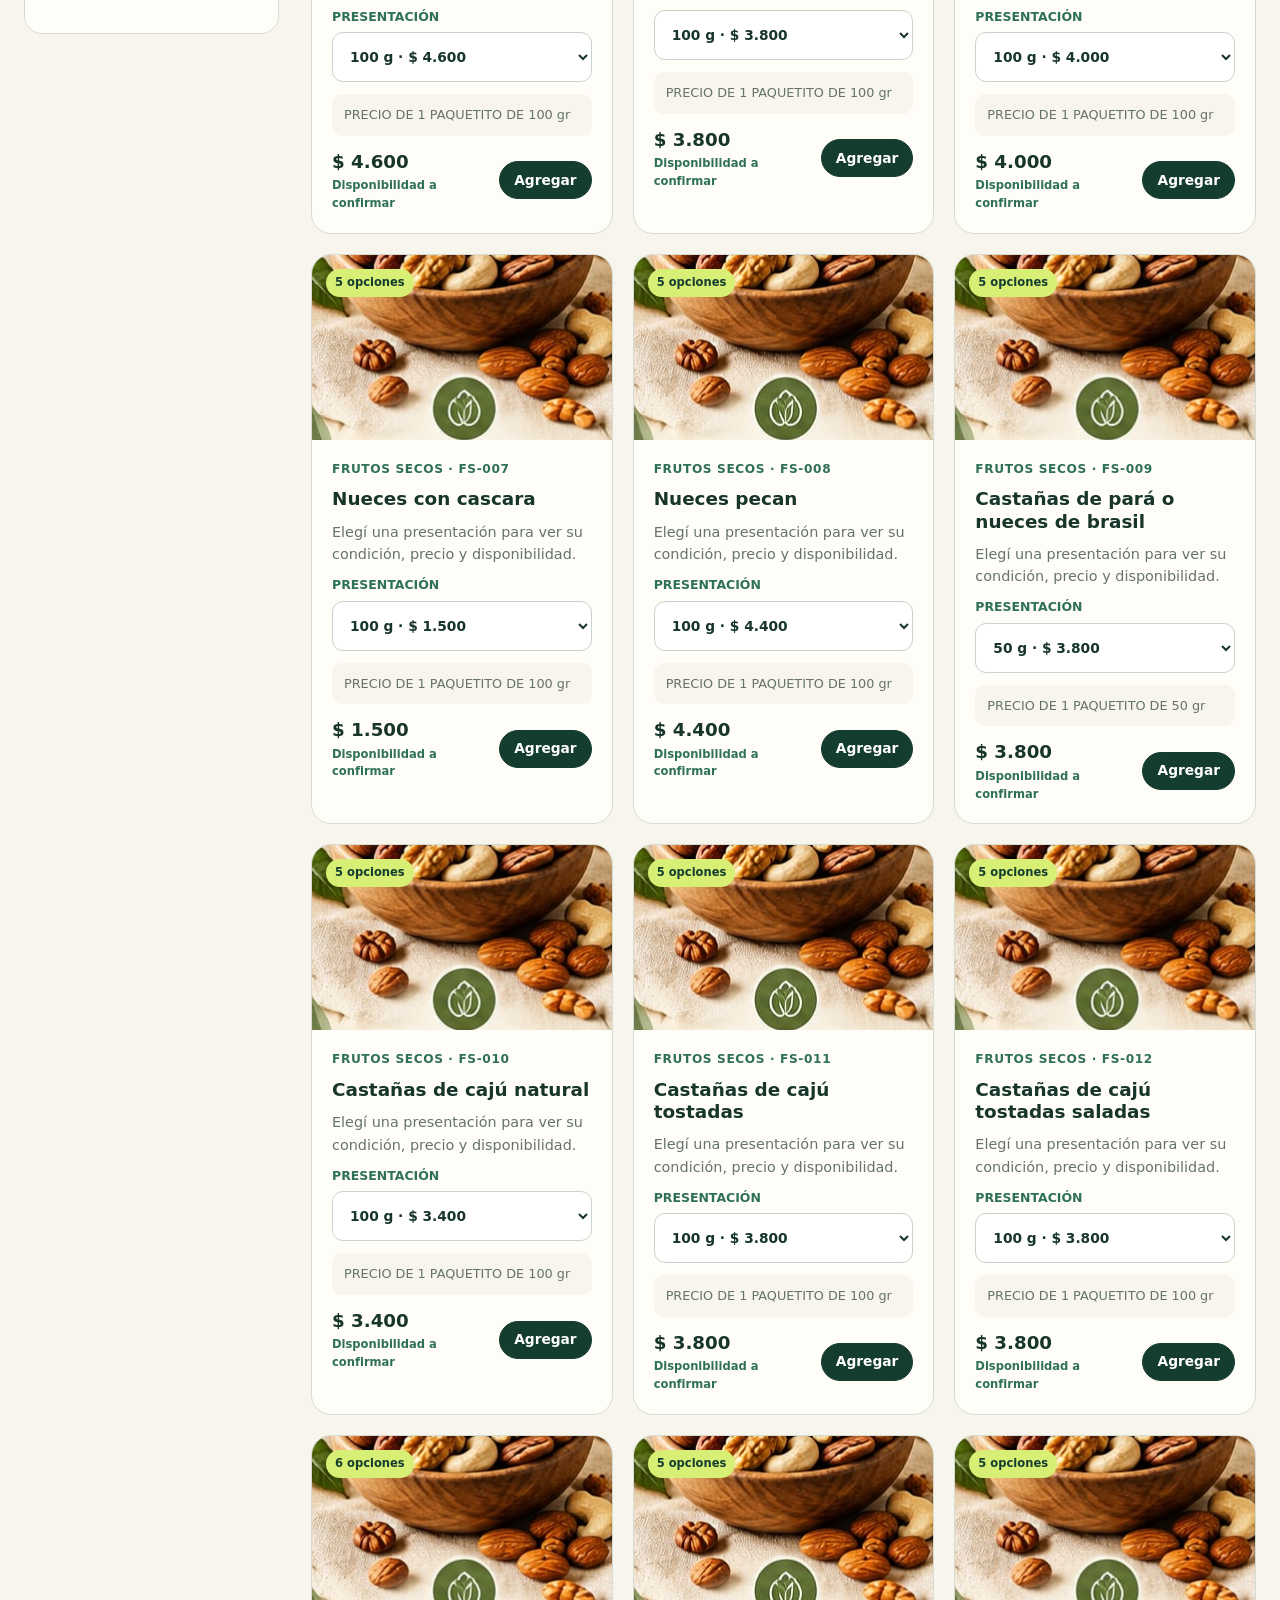
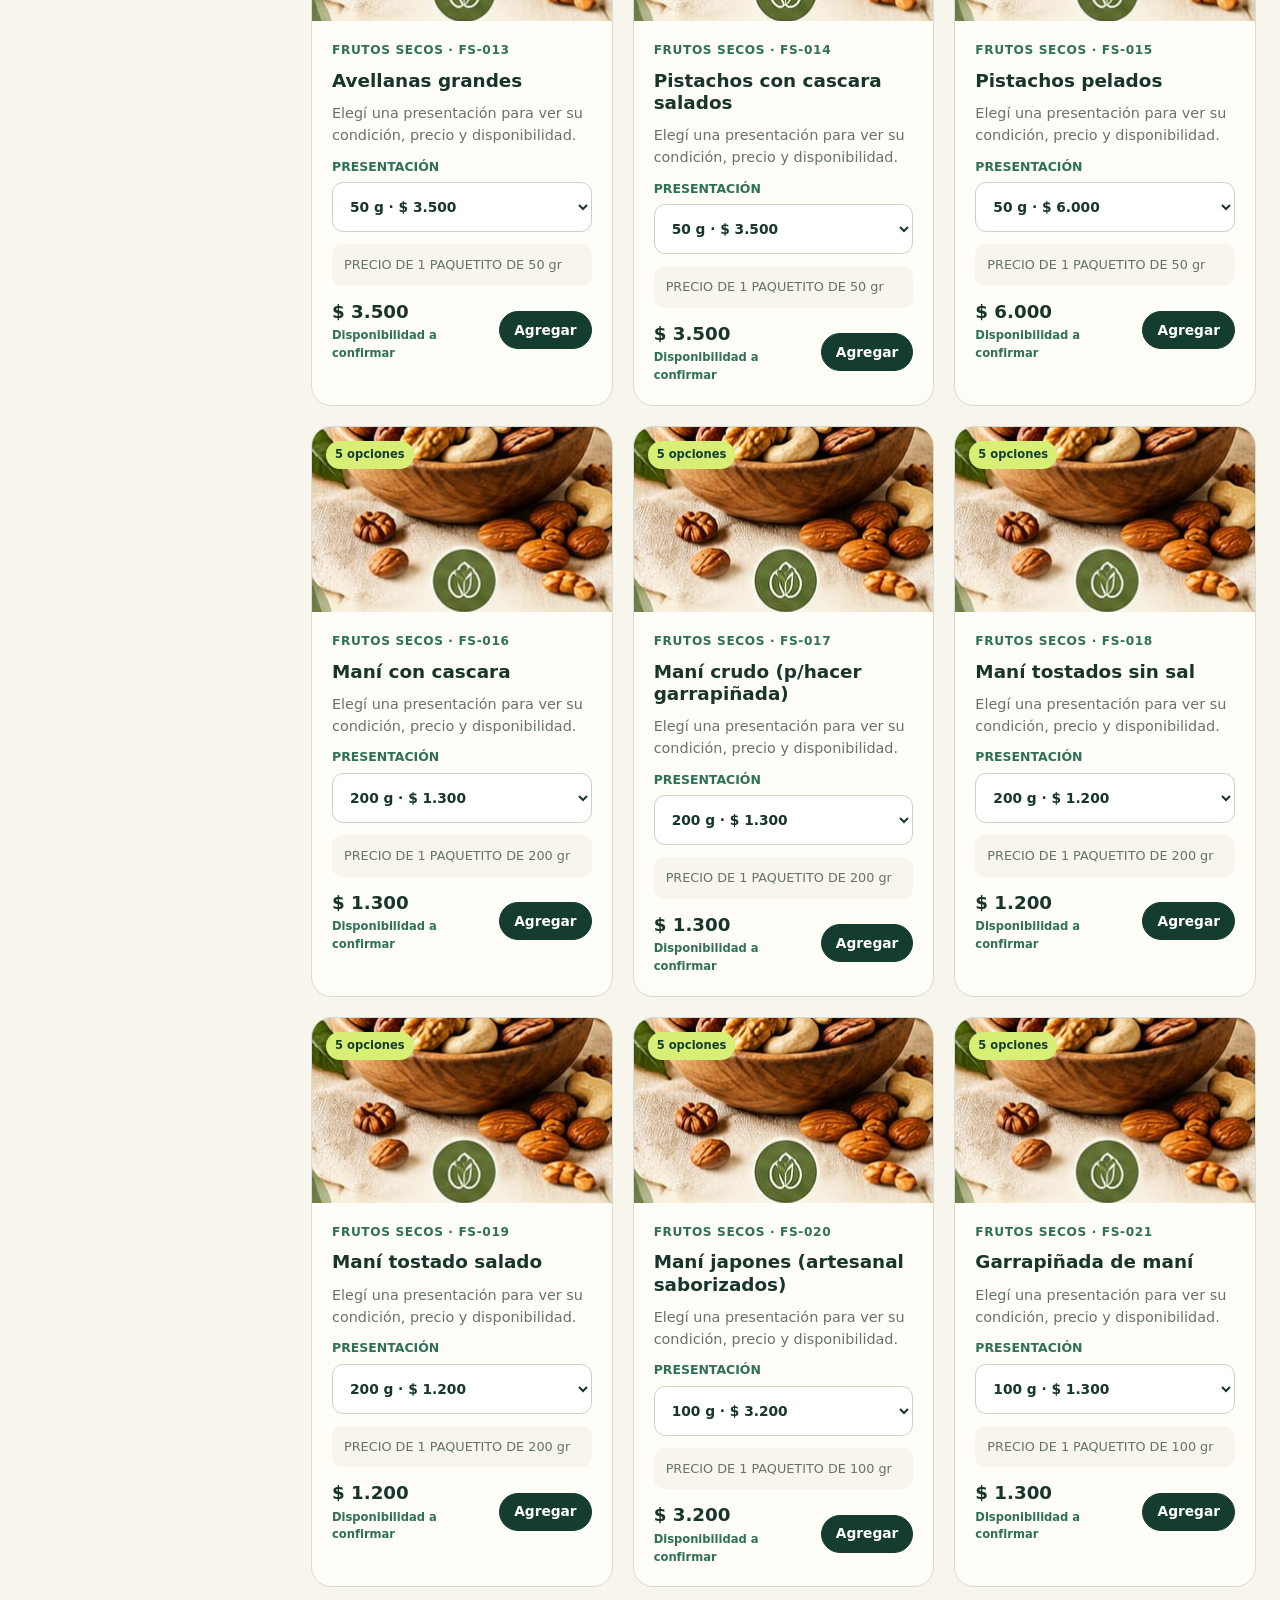
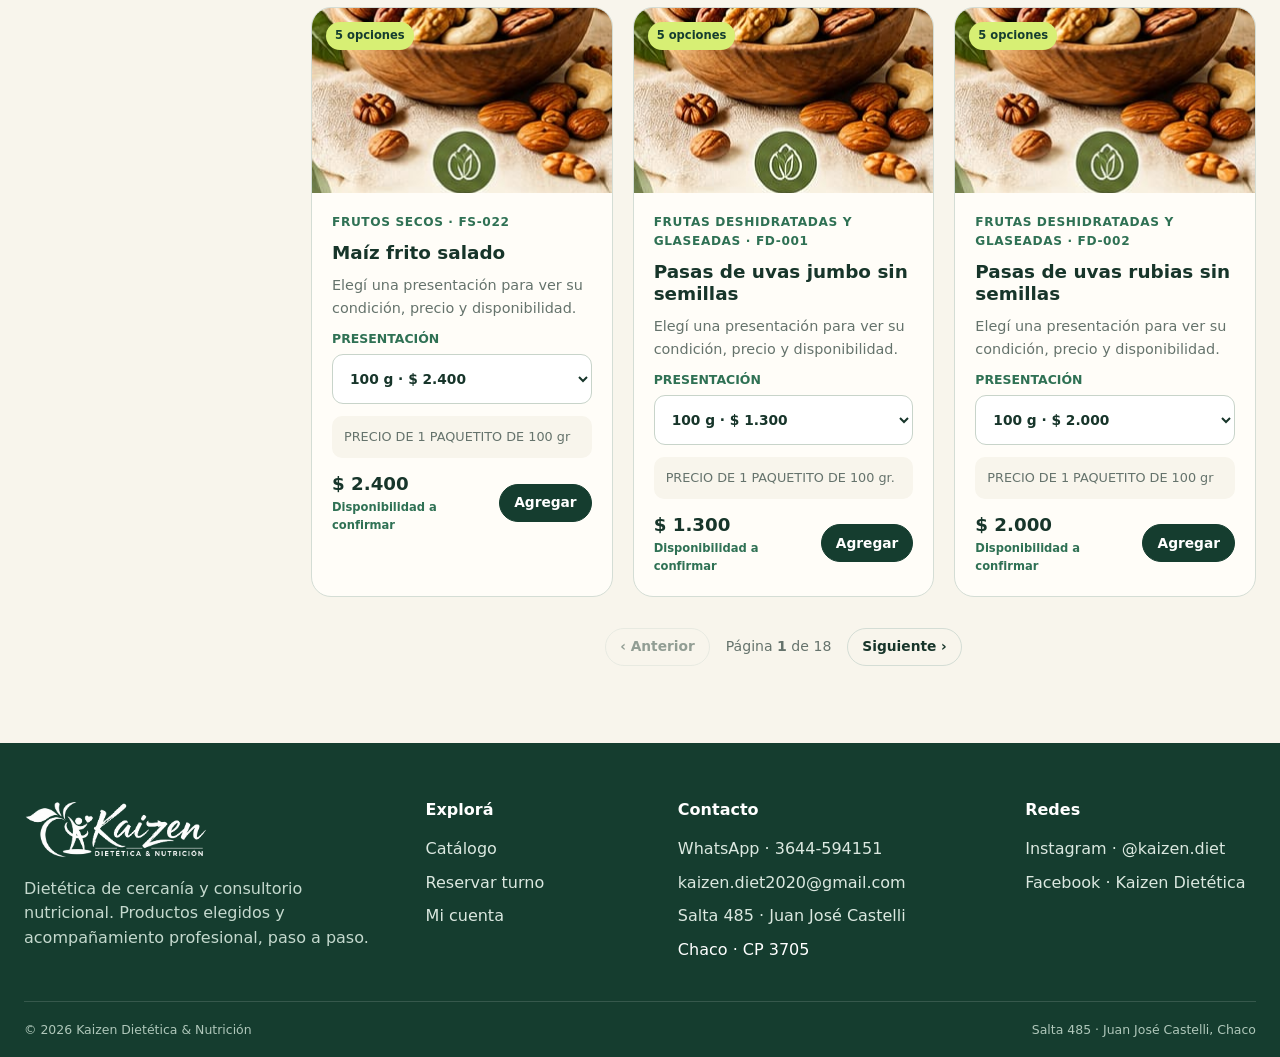
<file: tienda.html>
<!doctype html>
<html lang="es">
<head>
  <meta charset="utf-8">
  <meta name="viewport" content="width=device-width, initial-scale=1">
  <meta name="description" content="Catálogo de productos Kaizen con búsqueda, categorías y carrito de compras.">
  <title>Tienda · Kaizen</title>
  <link rel="icon" href="assets/logo-round.jpeg">
  <link rel="stylesheet" href="css/styles.css?v=20260925c">
  <script src="js/data.js?v=20260925c" defer></script>
  <script src="js/store.js?v=20260925c" defer></script>
  <script src="js/app.js?v=20260925c" defer></script>
</head>
<body data-page="shop">
  <div id="site-shell"></div>
  <main>
    <section class="page-hero">
      <div class="container"><p class="eyebrow">Tienda Kaizen</p><h1>Todo lo que buscás, en un catálogo claro.</h1><p class="lead">Cada producto reúne sus presentaciones, precios y promociones en una sola ficha. Filtrá, buscá y avanzá por páginas livianas.</p></div>
    </section>

    <section class="section compact">
      <div class="container catalog-shell">
        <aside class="filter-panel" aria-label="Filtros del catálogo">
          <h2>Categorías</h2>
          <div class="chip-list" id="category-chips"></div>
          <hr style="border:0;border-top:1px solid var(--line);margin:22px 0">
          <p class="fine-print">Las variantes del mismo producto están agrupadas. Elegí la presentación desde el desplegable de cada ficha. Los artículos sin importe indican “Consultar precio”.</p>
        </aside>
        <div>
          <div class="catalog-toolbar">
            <label class="search-wrap"><span class="sr-only">Buscar producto</span><input id="catalog-search" type="search" placeholder="Buscar por nombre o artículo…" autocomplete="off"></label>
            <label><span class="sr-only">Ordenar productos</span><select id="catalog-sort"><option value="default">Orden recomendado</option><option value="asc">Precio: menor a mayor</option><option value="desc">Precio: mayor a menor</option></select></label>
            <label><span class="sr-only">Cantidad de productos por página</span><select id="catalog-quantity"><option value="12">12 por página</option><option value="24" selected>24 por página</option><option value="36">36 por página</option><option value="48">48 por página</option></select></label>
          </div>
          <div class="catalog-status"><span id="catalog-count">0 opciones</span><span>Precios expresados en ARS</span></div>
          <div class="product-grid" id="catalog-grid" aria-live="polite"></div>
          <nav class="catalog-pagination" id="catalog-pagination" aria-label="Páginas del catálogo"></nav>
        </div>
      </div>
    </section>
  </main>
  <div id="site-footer"></div>
</body>
</html>
</file>
<file: css/styles.css>
:root {
  --pine: #153d2f;
  --green: #2f7154;
  --lime: #d7ef74;
  --cream: #f8f5ec;
  --paper: #fffdf8;
  --mist: #e7efe8;
  --ink: #17352a;
  --muted: #65736c;
  --line: #d4ddd5;
  --danger: #b3483f;
  --shadow: 0 18px 55px rgba(21, 61, 47, 0.12);
  --radius: 22px;
}

* { box-sizing: border-box; }
[hidden] { display: none !important; }
html { scroll-behavior: smooth; }
body {
  margin: 0;
  color: var(--ink);
  background: var(--cream);
  font-family: Inter, ui-sans-serif, system-ui, -apple-system, BlinkMacSystemFont, "Segoe UI", sans-serif;
  font-size: 16px;
  line-height: 1.55;
}
body.no-scroll { overflow: hidden; }
img { display: block; max-width: 100%; }
a { color: inherit; }
button, input, select, textarea { font: inherit; }
button { cursor: pointer; }

.sr-only {
  position: absolute;
  width: 1px;
  height: 1px;
  padding: 0;
  margin: -1px;
  overflow: hidden;
  clip: rect(0, 0, 0, 0);
  white-space: nowrap;
  border: 0;
}

.announcement {
  min-height: 43px;
  color: white;
  background: linear-gradient(100deg, #102f24, var(--pine) 52%, #285f48);
  box-shadow: inset 0 -1px rgba(255, 255, 255, .1);
  font-size: .78rem;
}
.announcement-inner {
  width: min(1420px, calc(100% - 48px));
  min-height: 43px;
  margin: auto;
  display: flex;
  align-items: center;
  justify-content: center;
  gap: 0;
  overflow-x: auto;
  scrollbar-width: none;
}
.announcement-inner::-webkit-scrollbar { display: none; }
.announcement-item {
  flex: 0 0 auto;
  min-height: 24px;
  display: inline-flex;
  align-items: center;
  gap: 7px;
  padding: 0 17px;
  border-right: 1px solid rgba(255, 255, 255, .2);
  white-space: nowrap;
}
.announcement-item:last-child { border-right: 0; }
.announcement a { color: white; text-decoration: none; }
.announcement a:hover { color: var(--lime); }
.announcement-whatsapp strong { color: var(--lime); }
.announcement-icon {
  width: 22px;
  height: 22px;
  display: inline-grid;
  place-items: center;
  border-radius: 50%;
  color: var(--pine);
  background: var(--lime);
}
.announcement-icon svg { width: 14px; height: 14px; display: block; fill: currentColor; stroke: none; }
.announcement-whatsapp .announcement-icon svg { width: 14px; height: 14px; }

.site-header {
  position: sticky;
  top: 0;
  z-index: 30;
  border-bottom: 1px solid rgba(212, 221, 213, 0.85);
  background: rgba(248, 245, 236, 0.92);
  backdrop-filter: blur(16px);
}
.header-inner {
  width: min(1420px, calc(100% - 48px));
  min-height: 76px;
  margin: auto;
  display: flex;
  align-items: center;
  gap: 30px;
}
.brand { flex: 0 0 auto; text-decoration: none; }
.brand img { width: 210px; height: 62px; object-fit: contain; }
.main-nav { display: flex; align-items: center; gap: 6px; margin-left: auto; scrollbar-width: none; }
.main-nav::-webkit-scrollbar { display: none; }
.main-nav a {
  padding: 10px 12px;
  border-radius: 999px;
  color: var(--ink);
  font-size: 0.92rem;
  font-weight: 650;
  text-decoration: none;
}
.main-nav a:hover, .main-nav a.active { background: var(--mist); }
.header-actions { display: flex; align-items: center; gap: 9px; }
.account-icon {
  width: 24px;
  height: 24px;
  flex: 0 0 auto;
  display: inline-grid;
  place-items: center;
  border-radius: 50%;
  color: var(--pine);
  background: var(--lime);
}
.account-icon svg { width: 14px; height: 14px; display: block; fill: currentColor; }
.cart-button { position: relative; }
.cart-count {
  min-width: 21px;
  height: 21px;
  display: inline-grid;
  place-items: center;
  margin-left: 5px;
  border-radius: 99px;
  color: var(--pine);
  background: var(--lime);
  font-size: 0.72rem;
  font-weight: 800;
}

.container { width: min(1240px, calc(100% - 48px)); margin-inline: auto; }
.narrow { width: min(760px, calc(100% - 48px)); margin-inline: auto; }
.section { padding-block: clamp(64px, 8vw, 108px); }
.section.compact { padding-block: 44px; }
.section.alt { background: var(--paper); }
.eyebrow {
  margin: 0 0 10px;
  color: var(--green);
  font-size: 0.78rem;
  font-weight: 850;
  letter-spacing: 0.14em;
  text-transform: uppercase;
}
h1, h2, h3, p { margin-top: 0; }
h1, h2, .display {
  font-family: Georgia, "Times New Roman", serif;
  font-weight: 500;
  letter-spacing: -0.035em;
}
h1 { font-size: clamp(2.7rem, 6vw, 5.9rem); line-height: 0.98; }
h2 { font-size: clamp(2.15rem, 4vw, 4rem); line-height: 1.05; }
h3 { line-height: 1.2; }
.lead { max-width: 640px; color: var(--muted); font-size: 1.08rem; }
.muted { color: var(--muted); }
.fine-print { color: var(--muted); font-size: 0.82rem; }
.stack { display: grid; gap: 16px; }
.cluster { display: flex; flex-wrap: wrap; align-items: center; gap: 12px; }
.split-heading { display: flex; justify-content: space-between; align-items: end; gap: 35px; margin-bottom: 34px; }
.split-heading > * { margin-bottom: 0; }
.split-heading .lead { max-width: 400px; }

.button {
  min-height: 46px;
  display: inline-flex;
  align-items: center;
  justify-content: center;
  gap: 8px;
  padding: 11px 19px;
  border: 1px solid var(--pine);
  border-radius: 999px;
  color: white;
  background: var(--pine);
  font-weight: 760;
  line-height: 1.1;
  text-decoration: none;
  transition: transform 160ms ease, box-shadow 160ms ease, background 160ms ease;
}
.button:hover { transform: translateY(-2px); box-shadow: 0 10px 25px rgba(21,61,47,.2); }
.button:active { transform: translateY(0); box-shadow: none; }
.button.secondary { color: var(--pine); background: var(--lime); border-color: var(--lime); }
.button.ghost { color: var(--ink); background: transparent; border-color: var(--line); }
.button.white { color: var(--pine); background: white; border-color: white; }
.button.small { min-height: 38px; padding: 8px 14px; font-size: 0.86rem; }
.button:disabled { opacity: .45; cursor: not-allowed; transform: none; box-shadow: none; }
.text-link { color: var(--green); font-weight: 800; text-decoration-thickness: 1px; text-underline-offset: 4px; }

.hero {
  min-height: 650px;
  display: grid;
  grid-template-columns: minmax(0, 1.02fr) minmax(0, .98fr);
  background: var(--mist);
}
.hero-copy { align-self: center; padding: clamp(65px, 8vw, 128px) clamp(28px, 7vw, 110px); }
.hero-copy h1 { max-width: 750px; margin-bottom: 24px; }
.hero-copy h1 em { color: var(--green); font-style: italic; }
.hero-copy .lead { color: #39584b; }
.hero-media { position: relative; min-height: 420px; overflow: hidden; }
.hero-media::before { content: ""; position: absolute; inset: 0; z-index: 1; pointer-events: none; background: linear-gradient(90deg, var(--mist) 0%, rgba(231, 239, 232, .42) 8%, transparent 24%); }
.hero-media > img { width: 100%; height: 100%; display: block; object-fit: cover; object-position: 72% center; filter: saturate(.94) contrast(.98); }
.hero-note {
  position: absolute;
  right: 28px;
  bottom: 28px;
  max-width: 250px;
  padding: 18px;
  border-radius: 16px;
  color: white;
  background: rgba(21, 61, 47, .92);
  box-shadow: var(--shadow);
  z-index: 2;
}
.hero-note strong { display: block; font-family: Georgia, serif; font-size: 1.25rem; }

.trust-strip { background: var(--pine); color: white; }
.trust-grid { display: grid; grid-template-columns: repeat(3, 1fr); }
.trust-item { padding: 27px clamp(20px, 4vw, 48px); border-right: 1px solid rgba(255,255,255,.16); }
.trust-item:last-child { border-right: 0; }
.trust-item b { display: block; font-size: 1rem; }
.trust-item span { color: #cbdcd3; font-size: .9rem; }

.category-grid { display: grid; grid-template-columns: repeat(3, 1fr); gap: 18px; }
.category-card {
  min-height: 250px;
  position: relative;
  overflow: hidden;
  display: flex;
  align-items: end;
  padding: 22px;
  border-radius: var(--radius);
  color: white;
  background: var(--pine);
  text-decoration: none;
}
.category-card img { position: absolute; inset: 0; width: 100%; height: 100%; object-fit: cover; opacity: .72; transition: transform 350ms ease; }
.category-card::after { content: ""; position: absolute; inset: 0; background: linear-gradient(transparent 30%, rgba(11,45,32,.9)); }
.category-card:hover img { transform: scale(1.05); }
.category-card span {
  position: relative;
  z-index: 1;
  max-width: 95%;
  font-size: clamp(1.25rem, 2vw, 1.55rem);
  font-weight: 850;
  letter-spacing: -.025em;
  line-height: 1.08;
}

.product-grid { display: grid; grid-template-columns: repeat(3, 1fr); gap: 20px; }
.carousel-shell { display: grid; grid-template-columns: 58px minmax(0, 1fr) 58px; gap: 14px; align-items: center; }
.carousel-arrow {
  width: 58px;
  height: 58px;
  display: inline-grid;
  place-items: center;
  padding: 0;
  border: 2px solid rgba(21, 61, 47, .16);
  border-radius: 18px;
  color: var(--pine);
  background: var(--lime);
  box-shadow: 0 10px 24px rgba(21, 61, 47, .16);
  line-height: 0;
  align-self: center;
  justify-self: center;
}
.carousel-arrow svg { width: 27px; height: 27px; display: block; fill: none; stroke: currentColor; stroke-width: 2.4; stroke-linecap: round; stroke-linejoin: round; }
.carousel-arrow:hover { transform: translateY(-2px); color: white; border-color: var(--pine); background: var(--pine); }
.carousel-arrow:focus-visible { outline: 3px solid rgba(47, 113, 84, .24); outline-offset: 3px; }
.product-carousel {
  display: grid;
  grid-auto-flow: column;
  grid-auto-columns: calc((100% - 40px) / 3);
  gap: 20px;
  overflow-x: auto;
  overscroll-behavior-inline: contain;
  scroll-snap-type: inline mandatory;
  scrollbar-width: none;
  padding: 2px;
}
.product-carousel::-webkit-scrollbar { display: none; }
.product-carousel .product-card { scroll-snap-align: start; }
.product-card {
  min-width: 0;
  overflow: hidden;
  display: grid;
  grid-template-rows: 220px 1fr;
  border: 1px solid var(--line);
  border-radius: 20px;
  background: var(--paper);
}
.product-card .product-image { position: relative; overflow: hidden; background: var(--mist); }
.product-card img { width: 100%; height: 100%; object-fit: cover; transition: transform 300ms ease; }
.product-card:hover img { transform: scale(1.035); }
.tag {
  display: inline-flex;
  align-items: center;
  min-height: 28px;
  padding: 4px 9px;
  border-radius: 99px;
  color: var(--pine);
  background: var(--lime);
  font-size: .72rem;
  font-weight: 850;
}
.product-card .tag { position: absolute; top: 14px; left: 14px; }
.product-body { display: flex; flex-direction: column; align-items: start; padding: 20px; }
.product-meta { color: var(--green); font-size: .76rem; font-weight: 800; letter-spacing: .05em; text-transform: uppercase; }
.product-card h3 { margin: 6px 0 8px; font-size: 1.15rem; }
.product-card p { min-height: 50px; margin-bottom: 17px; color: var(--muted); font-size: .9rem; }
.product-bottom { width: 100%; display: flex; justify-content: space-between; align-items: center; gap: 12px; margin-top: auto; }
.price { font-size: 1.14rem; font-weight: 850; }
.product-qty { display: inline-flex; align-items: center; gap: 9px; padding: 3px; border: 1px solid var(--line); border-radius: 999px; background: white; }
.product-qty button { width: 31px; height: 31px; display: inline-grid; place-items: center; border: 0; border-radius: 50%; color: white; background: var(--pine); font-weight: 900; }
.product-qty strong { min-width: 18px; text-align: center; }
.grouped-product-card { grid-template-rows: 185px 1fr; }
.grouped-product-card .product-body { gap: 10px; }
.grouped-product-card h3 { margin: 0; }
.grouped-product-card .group-helper { min-height: 0; margin: 0; }
.variant-picker { width: 100%; display: grid; gap: 6px; color: var(--green); font-size: .78rem; font-weight: 850; text-transform: uppercase; }
.variant-picker select { min-height: 50px; color: var(--ink); font-size: .86rem; font-weight: 650; text-transform: none; }
.variant-detail { display: grid; gap: 12px; width: 100%; padding-top: 2px; }
.product-card .variant-detail p { min-height: 0; margin: 0; padding: 11px 12px; border-radius: 10px; background: var(--cream); font-size: .8rem; }
.variant-detail .product-bottom > div:first-child { display: grid; gap: 1px; }
.stock-label { color: var(--green); font-size: .72rem; font-weight: 750; }
.stock-label.empty { color: var(--danger); }
.catalog-pagination { min-height: 44px; display: flex; align-items: center; justify-content: center; gap: 16px; margin-top: 28px; color: var(--muted); font-size: .88rem; }

.feature-band { display: grid; grid-template-columns: 1fr 1fr; min-height: 500px; background: var(--lime); }
.feature-band > img { width: 100%; height: 100%; object-fit: cover; }
.feature-copy { align-self: center; padding: clamp(48px, 7vw, 105px); }
.feature-copy .lead { color: #304b40; }
.check-list { display: grid; gap: 10px; margin: 25px 0 30px; padding: 0; list-style: none; }
.check-list li::before { content: "✓"; display: inline-grid; place-items: center; width: 24px; height: 24px; margin-right: 10px; border-radius: 50%; color: white; background: var(--pine); font-size: .75rem; font-weight: 900; }
.home-consultorio { min-height: 0; }
.home-consultorio-media {
  min-height: 390px;
  position: relative;
  overflow: hidden;
  background: var(--pine);
}
.home-consultorio-media::after {
  content: "";
  position: absolute;
  z-index: 1;
  inset: 0;
  pointer-events: none;
  background: linear-gradient(110deg, rgba(21, 61, 47, .08), transparent 48%, rgba(215, 239, 116, .1));
}
.home-consultorio-media img {
  position: absolute;
  inset: 0;
  width: 100%;
  height: 100%;
  object-fit: cover;
  object-position: center;
}
.home-consultorio .feature-copy { padding: clamp(26px, 3.5vw, 48px); }
.home-consultorio .feature-copy h2 { max-width: 650px; margin-bottom: 10px; font-size: clamp(1.85rem, 2.8vw, 2.75rem); }
.home-consultorio .feature-copy .lead { margin-bottom: 8px; font-size: .96rem; }
.home-consultorio .check-list { margin: 13px 0 17px; gap: 5px; }

.page-hero { padding: clamp(56px, 8vw, 108px) 0 44px; background: var(--mist); }
.page-hero h1 { max-width: 900px; margin-bottom: 20px; font-size: clamp(2.8rem, 6vw, 5.2rem); }
.page-hero .lead { margin-bottom: 0; }

.catalog-shell { display: grid; grid-template-columns: 255px 1fr; gap: 32px; align-items: start; }
.catalog-shell > * { min-width: 0; }
.filter-panel {
  position: sticky;
  top: 103px;
  padding: 22px;
  border: 1px solid var(--line);
  border-radius: 18px;
  background: var(--paper);
}
.filter-panel h2 { display: flex; align-items: center; gap: 9px; margin-bottom: 18px; font-family: Georgia, serif; font-size: 1.25rem; font-weight: 700; letter-spacing: -.015em; }
.filter-panel h2::before { content: ""; width: 13px; height: 9px; border-radius: 100% 0 100% 0; background: var(--green); transform: rotate(-20deg); }
.chip-list { display: grid; gap: 6px; }
.chip {
  width: 100%;
  position: relative;
  display: flex;
  align-items: center;
  gap: 10px;
  padding: 10px 12px;
  border: 1px solid transparent;
  border-radius: 12px;
  color: var(--ink);
  background: transparent;
  text-align: left;
  font-family: Georgia, "Times New Roman", serif;
  font-size: .96rem;
  font-weight: 600;
  line-height: 1.15;
  transition: color 160ms ease, background 160ms ease, border-color 160ms ease, transform 160ms ease;
}
.chip::before { content: ""; flex: 0 0 auto; width: 8px; height: 8px; border: 2px solid var(--green); border-radius: 50%; background: transparent; }
.chip:hover { border-color: var(--line); background: var(--mist); transform: translateX(2px); }
.chip.active { color: white; border-color: var(--pine); background: var(--pine); box-shadow: 0 8px 18px rgba(21, 61, 47, .14); }
.chip.active::before { border-color: var(--lime); background: var(--lime); box-shadow: 0 0 0 3px rgba(215, 239, 116, .15); }
.catalog-toolbar { display: grid; grid-template-columns: minmax(220px, 1fr) minmax(180px, auto) minmax(145px, auto); gap: 12px; margin-bottom: 18px; }
.search-wrap { position: relative; }
.search-wrap input { padding-left: 45px; }
.search-wrap::before { content: "⌕"; position: absolute; left: 17px; top: 9px; color: var(--green); font-size: 1.35rem; }
.catalog-status { display: flex; justify-content: space-between; gap: 16px; margin: 8px 0 22px; color: var(--muted); font-size: .9rem; }
.empty-state { grid-column: 1 / -1; padding: 60px 24px; border: 1px dashed var(--line); border-radius: var(--radius); text-align: center; }

label { display: grid; gap: 7px; color: var(--ink); font-size: .88rem; font-weight: 750; }
input, select, textarea {
  width: 100%;
  min-height: 46px;
  padding: 11px 13px;
  border: 1px solid #c8d4ca;
  border-radius: 11px;
  outline: none;
  color: var(--ink);
  background: white;
}
textarea { min-height: 100px; resize: vertical; }
input:focus, select:focus, textarea:focus { border-color: var(--green); box-shadow: 0 0 0 3px rgba(47,113,84,.12); }
.field-grid { display: grid; grid-template-columns: 1fr 1fr; gap: 15px; }
.form-card { padding: clamp(24px, 4vw, 42px); border: 1px solid var(--line); border-radius: var(--radius); background: var(--paper); box-shadow: var(--shadow); }
.form-card h2 { margin-bottom: 10px; font-family: inherit; font-size: 1.45rem; font-weight: 850; letter-spacing: 0; }
.form-message { min-height: 24px; margin: 5px 0 0; font-size: .9rem; font-weight: 700; }
.form-message.error { color: var(--danger); }
.form-message.success { color: var(--green); }

.booking-layout { display: grid; grid-template-columns: .8fr 1.2fr; gap: 52px; align-items: start; }
.booking-intro { position: sticky; top: 110px; }
.booking-steps { display: grid; gap: 24px; }
.booking-step { padding-bottom: 24px; border-bottom: 1px solid var(--line); }
.booking-step:last-child { border-bottom: 0; padding-bottom: 0; }
.booking-step h3 { margin-bottom: 12px; font-size: 1rem; }
.choice-grid { display: grid; grid-template-columns: repeat(2, 1fr); gap: 10px; }
.choice-grid-three { grid-template-columns: repeat(3, 1fr); }
.choice-card {
  padding: 15px;
  border: 1px solid var(--line);
  border-radius: 14px;
  color: var(--ink);
  background: white;
  text-align: left;
}
.choice-card strong { display: block; margin-bottom: 3px; }
.choice-card small { color: var(--muted); }
.choice-card.selected { border-color: var(--pine); box-shadow: inset 0 0 0 1px var(--pine); background: var(--mist); }
.choice-card:disabled { cursor: not-allowed; opacity: .66; }
.choice-card.used { background: #f0eee7; }
.promo-choice { position: relative; padding-top: 44px; }
.promo-choice .tag { position: absolute; top: 12px; left: 14px; }
.fixed-choice { display: flex; justify-content: space-between; align-items: center; gap: 20px; padding: 16px; border: 1px solid var(--green); border-radius: 14px; background: var(--mist); }
.fixed-choice span { color: var(--muted); font-size: .88rem; }
.date-row, .slot-row { display: flex; gap: 9px; overflow-x: auto; padding: 2px 2px 8px; }
.slot-help { margin: 7px 0; }
.date-button, .slot-button {
  flex: 0 0 auto;
  padding: 11px 14px;
  border: 1px solid var(--line);
  border-radius: 12px;
  color: var(--ink);
  background: white;
}
.date-button { min-width: 84px; display: grid; gap: 2px; }
.slot-button { min-width: 94px; display: grid; gap: 2px; text-align: center; }
.slot-button span { color: var(--green); font-size: .7rem; font-weight: 750; text-transform: uppercase; }
.slot-button.occupied { cursor: not-allowed; color: var(--muted); background: #f0eee7; opacity: .8; }
.slot-button.occupied span { color: #8f5c52; }
.date-button span { color: var(--muted); font-size: .76rem; text-transform: uppercase; }
.date-button b { font-size: 1.05rem; }
.date-button.selected, .slot-button.selected { color: white; border-color: var(--pine); background: var(--pine); }
.booking-summary { display: grid; gap: 6px; padding: 17px; border-radius: 14px; background: var(--mist); font-size: .9rem; }
.booking-bundle-list { display: grid; gap: 5px; margin: 5px 0 0; padding-left: 20px; }
.booking-bundle-list.confirmed-list { max-width: 680px; margin: 20px auto 26px; padding: 0; list-style: none; text-align: left; }
.booking-bundle-list.confirmed-list li { display: grid; gap: 2px; padding: 13px 15px; border: 1px solid var(--line); border-radius: 12px; background: white; }
.booking-bundle-list.confirmed-list span { color: var(--muted); font-size: .86rem; text-transform: capitalize; }
.appointment-policy { margin-top: 16px; padding: 20px; border: 1px solid #e5c9a9; border-radius: 15px; background: #fff6e8; }
.appointment-policy p { margin-bottom: 10px; font-size: .9rem; }
.appointment-policy p:last-child { margin-bottom: 0; }
.consultation-guide-section { padding: clamp(38px, 5vw, 68px) 0; color: white; background: var(--pine); }
.consultation-guide-heading { display: flex; align-items: end; justify-content: space-between; gap: 34px; margin-bottom: 28px; }
.consultation-guide-heading .eyebrow { color: var(--lime); }
.consultation-guide-heading h2 { max-width: 700px; margin: 0; font-size: clamp(2rem, 4vw, 3.6rem); }
.consultation-guide-heading > p { max-width: 390px; margin: 0; color: #c6d8ce; }
.consultation-guide-grid { display: grid; grid-template-columns: repeat(4, 1fr); gap: 12px; }
.consultation-guide-card { min-height: 245px; display: flex; flex-direction: column; align-items: start; padding: 22px; border: 1px solid rgba(255,255,255,.16); border-radius: 17px; background: rgba(255,255,255,.065); }
.consultation-guide-card.featured { color: var(--pine); border-color: var(--lime); background: var(--lime); }
.guide-number { display: grid; place-items: center; width: 38px; height: 30px; margin-bottom: 28px; border-radius: 99px; color: var(--pine); background: var(--lime); font-size: .72rem; font-weight: 900; }
.consultation-guide-card.featured .guide-number { color: white; background: var(--pine); }
.consultation-guide-card h3 { margin-bottom: 8px; font-size: .94rem; }
.consultation-guide-card strong { font-family: Georgia, serif; font-size: 1.35rem; }
.consultation-guide-card p { margin: auto 0 0; padding-top: 20px; color: #c6d8ce; font-size: .86rem; }
.consultation-guide-card.featured p { color: #345346; }
.policy-banner { display: grid; grid-template-columns: 1.2fr .8fr; gap: 12px; margin-top: 12px; }
.policy-banner > div { display: flex; align-items: center; gap: 16px; padding: 17px 20px; border-radius: 15px; color: var(--ink); background: var(--paper); }
.policy-banner p { margin: 0; font-size: .88rem; }
.policy-icon { flex: 0 0 auto; display: grid; place-items: center; min-width: 54px; height: 40px; padding: 0 10px; border-radius: 99px; color: var(--pine); background: var(--lime); font-weight: 900; }
.booking-section { background: linear-gradient(180deg, var(--cream), var(--paper)); }
.booking-process { display: grid; gap: 9px; margin: 24px 0; padding: 0; list-style: none; counter-reset: booking-step; }
.booking-process li { counter-increment: booking-step; display: flex; align-items: center; gap: 10px; color: var(--muted); }
.booking-process li::before { content: counter(booking-step); flex: 0 0 auto; display: grid; place-items: center; width: 28px; height: 28px; border-radius: 50%; color: white; background: var(--green); font-size: .72rem; font-weight: 900; }
.policy-accept { display: flex; align-items: flex-start; gap: 11px; padding: 15px 16px; border: 1px solid #e5c9a9; border-radius: 13px; background: #fff6e8; font-size: .88rem; }
.policy-accept input { flex: 0 0 auto; width: 20px; min-height: 20px; margin-top: 1px; }

.auth-layout { min-height: calc(100vh - 111px); display: grid; grid-template-columns: .85fr 1.15fr; }
.auth-aside { padding: clamp(45px, 7vw, 95px); color: white; background: var(--pine); }
.auth-aside h1 { font-size: clamp(2.6rem, 5vw, 4.8rem); }
.auth-aside .lead { color: #c9dcd2; }
.credential-box { margin-top: 34px; padding: 18px; border: 1px solid rgba(255,255,255,.18); border-radius: 16px; background: rgba(255,255,255,.07); }
.credential-box code { color: var(--lime); }
.auth-main { align-self: center; width: min(640px, calc(100% - 48px)); margin: auto; padding-block: 60px; }
.tabs { display: flex; gap: 5px; margin-bottom: 18px; padding: 5px; border-radius: 14px; background: var(--mist); }
.tab { flex: 1; padding: 10px; border: 0; border-radius: 10px; color: var(--ink); background: transparent; font-weight: 800; }
.tab.active { background: white; box-shadow: 0 4px 14px rgba(21,61,47,.08); }
.auth-panel[hidden] { display: none; }

.account-hero { padding: 58px 0 34px; }
.account-hero h1 { margin-bottom: 10px; font-size: clamp(2.5rem, 5vw, 4.4rem); }
.dashboard-grid { display: grid; grid-template-columns: 240px 1fr; gap: 30px; align-items: start; }
.account-nav { position: sticky; top: 104px; display: grid; gap: 5px; padding: 12px; border: 1px solid var(--line); border-radius: 16px; background: var(--paper); }
.account-nav button { padding: 11px 12px; border: 0; border-radius: 9px; color: var(--ink); background: transparent; text-align: left; }
.account-nav button.active { color: var(--green); background: var(--mist); font-weight: 800; }
.dashboard-panel { display: none; }
.dashboard-panel.active { display: block; }
.dashboard-panel > h2 { margin-bottom: 24px; font-size: 2rem; }
.summary-cards { display: grid; grid-template-columns: repeat(3, 1fr); gap: 14px; margin-bottom: 25px; }
.summary-card { padding: 20px; border: 1px solid var(--line); border-radius: 16px; background: var(--paper); }
.summary-card span { color: var(--muted); font-size: .82rem; }
.summary-card strong { display: block; margin-top: 4px; font-family: Georgia, serif; font-size: 2rem; }
.record-list { display: grid; gap: 12px; }
.record-card { padding: 19px; border: 1px solid var(--line); border-radius: 16px; background: var(--paper); }
.record-head { display: flex; justify-content: space-between; gap: 16px; margin-bottom: 8px; }
.status { display: inline-flex; align-items: center; padding: 4px 9px; border-radius: 99px; color: var(--pine); background: var(--mist); font-size: .76rem; font-weight: 800; }
.status.confirmed { background: #dff3c3; }
.status.pending { background: #fff0b9; }
.weekday-grid { display: grid; grid-template-columns: repeat(7, 1fr); gap: 6px; }
.weekday-check { display: grid; place-items: center; gap: 5px; padding: 10px 3px; border: 1px solid var(--line); border-radius: 10px; background: white; font-size: .75rem; }
.weekday-check input { min-height: auto; width: auto; }
.time-option-grid { display: grid; grid-template-columns: repeat(5, minmax(72px, 1fr)); gap: 8px; }
.time-check { position: relative; display: block; }
.time-check input { position: absolute; width: 1px; height: 1px; min-height: 0; opacity: 0; }
.time-check span { display: grid; place-items: center; min-height: 44px; border: 1px solid var(--line); border-radius: 10px; background: white; font-weight: 800; }
.time-check input:checked + span { color: white; border-color: var(--pine); background: var(--pine); }
.time-check input:focus-visible + span { box-shadow: 0 0 0 3px rgba(47,113,84,.18); }
.schedule-channel { display: grid; gap: 18px; padding: 22px; border: 1px solid var(--line); border-radius: 16px; background: var(--cream); }
.schedule-channel.virtual { background: var(--mist); }
.schedule-channel h3 { margin: 2px 0 4px; font-family: inherit; font-size: 1.15rem; }
.schedule-label { margin-bottom: 9px; font-weight: 850; }

.cart-page-layout { display: grid; grid-template-columns: minmax(0, 1.25fr) minmax(340px, .75fr); gap: 40px; align-items: start; }
.cart-page-lines { display: grid; gap: 12px; margin-bottom: 24px; }
.cart-page-line { display: grid; grid-template-columns: 110px 1fr auto; gap: 18px; align-items: center; padding: 16px; border: 1px solid var(--line); border-radius: 17px; background: var(--paper); }
.cart-page-line img { width: 110px; height: 100px; border-radius: 13px; object-fit: cover; }
.cart-page-line h3 { margin: 4px 0; }
.cart-page-line p { margin: 0; }
.cart-page-line .product-qty { grid-column: 3; }
.line-price { align-self: end; font-weight: 850; }
.checkout-panel { position: sticky; top: 104px; padding: 26px; border: 1px solid var(--line); border-radius: var(--radius); background: var(--paper); box-shadow: var(--shadow); }
.checkout-total { display: flex; justify-content: space-between; align-items: end; padding-bottom: 20px; border-bottom: 1px solid var(--line); }
.checkout-total strong { font-family: Georgia, serif; font-size: 2rem; }
.checkout-step { display: grid; gap: 9px; }
.checkout-step .eyebrow { margin-bottom: 0; }
.delivery-address { margin: 0; padding: 18px; border: 1px solid var(--line); border-radius: 15px; background: var(--mist); }
.delivery-address legend { padding: 0 8px; }
.delivery-address .eyebrow { margin: 0; }
.address-grid { display: grid; grid-template-columns: 1.5fr .65fr; gap: 12px; }
.address-grid .address-street, .address-grid .address-reference { grid-column: 1 / -1; }
.order-success { grid-column: 1 / -1; padding-block: 90px; background: var(--paper); }

.appointment-calendar { margin-top: 28px; padding: clamp(20px, 4vw, 32px); border: 1px solid var(--line); border-radius: var(--radius); background: var(--paper); }
.calendar-head { display: flex; justify-content: space-between; align-items: end; gap: 20px; margin-bottom: 20px; }
.calendar-head h3 { margin: 0; font-family: Georgia, serif; font-size: 1.55rem; text-transform: capitalize; }
.calendar-legend { display: inline-flex; align-items: center; gap: 7px; color: var(--muted); font-size: .8rem; }
.calendar-legend i, .calendar-day i { width: 8px; height: 8px; display: inline-block; border-radius: 50%; background: var(--green); }
.calendar-weekdays, .calendar-grid { display: grid; grid-template-columns: repeat(7, 1fr); gap: 6px; }
.calendar-weekdays b { padding: 8px 2px; color: var(--muted); font-size: .72rem; text-align: center; }
.calendar-day { min-height: 58px; position: relative; display: grid; place-items: center; border-radius: 10px; background: var(--cream); font-size: .88rem; }
.calendar-day.blank { background: transparent; }
.calendar-day.has-appointment { color: white; background: var(--pine); font-weight: 850; }
.calendar-day.has-appointment i { position: absolute; right: 7px; bottom: 7px; background: var(--lime); }

.account-feature { min-height: 330px; overflow: hidden; border: 1px solid var(--line); border-radius: var(--radius); background: var(--mist); }
.account-feature-media { position: relative; min-height: 330px; overflow: hidden; }
.account-feature-media::after { content: ""; position: absolute; inset: 0; background: linear-gradient(90deg, transparent 55%, rgba(231,239,232,.86)); }
.account-feature-media img { width: 100%; height: 100%; object-fit: cover; object-position: 72% center; filter: saturate(.9) contrast(.96); }
.account-feature .feature-copy h2 { font-size: 2.25rem; }
.account-feature .feature-copy p { max-width: 480px; }
.account-booking-button { color: white; border-color: var(--green); background: var(--green); }
.account-booking-button:hover { color: white; background: var(--pine); }
.whatsapp-button { background: #207a4d; }
.danger-outline { color: var(--danger); border-color: rgba(179,72,63,.4); background: transparent; }
.danger-outline:hover { color: white; background: var(--danger); }
.admin-summary-cards { grid-template-columns: repeat(4, 1fr); }
.admin-panel-heading { display: flex; align-items: end; justify-content: space-between; gap: 24px; margin-bottom: 22px; }
.admin-panel-heading h2 { margin-bottom: 8px; font-size: 2rem; }
.admin-product-form { margin-bottom: 22px; }
.admin-product-form h3 { margin: 0; font-size: 1.3rem; }
.admin-product-image-editor {
  display: grid;
  grid-template-columns: minmax(160px, 210px) 1fr;
  gap: 20px;
  align-items: center;
  padding: 16px;
  border: 1px solid var(--line);
  border-radius: 16px;
  background: var(--cream);
}
.admin-product-image-preview { overflow: hidden; aspect-ratio: 4 / 3; border-radius: 13px; background: var(--mist); box-shadow: inset 0 0 0 1px rgba(21, 61, 47, .08); }
.admin-product-image-preview img { width: 100%; height: 100%; object-fit: cover; }
.admin-product-image-copy { min-width: 0; display: grid; gap: 9px; align-content: center; }
.admin-product-image-copy h4, .admin-product-image-copy p { margin: 0; }
.admin-product-image-copy h4 { font-size: 1rem; }
.admin-product-image-copy p, .admin-product-image-copy small { color: var(--muted); }
.admin-image-upload { cursor: pointer; }
.admin-product-options { display: grid; grid-template-columns: 1fr 1fr 1.2fr; gap: 14px; align-items: end; }
.inline-check { display: flex; align-items: center; gap: 9px; min-height: 46px; padding: 10px 12px; border: 1px solid var(--line); border-radius: 11px; background: var(--cream); }
.inline-check input { width: 18px; min-height: 18px; }
.admin-catalog-toolbar { margin-bottom: 15px; }
.admin-product-list { display: grid; gap: 9px; }
.admin-product-row { display: grid; grid-template-columns: 72px minmax(0, 1fr) auto; align-items: center; gap: 16px; padding: 12px; border: 1px solid var(--line); border-radius: 14px; background: var(--paper); }
.admin-product-thumbnail { width: 72px; height: 72px; object-fit: cover; border-radius: 11px; background: var(--mist); }
.admin-product-copy { min-width: 0; display: grid; gap: 3px; }
.admin-product-row strong, .admin-product-row small { overflow-wrap: anywhere; }
.admin-product-row small { color: var(--muted); }
.admin-product-actions { justify-content: end; }
.admin-welcome { padding: clamp(30px, 5vw, 58px); border-radius: var(--radius); color: white; background: var(--pine); }
.admin-welcome .eyebrow { color: var(--lime); }
.admin-welcome h2 { max-width: 650px; font-size: clamp(2rem, 4vw, 3.5rem); }
.admin-welcome p:last-child { max-width: 650px; margin-bottom: 0; color: #c7d9cf; }
.order-month { margin-bottom: 38px; }
.order-month > h3 { margin-bottom: 16px; font-family: Georgia, serif; font-size: 1.8rem; text-transform: capitalize; }
.order-day { margin-bottom: 24px; }
.order-day > h4 { margin: 0 0 10px; color: var(--green); text-transform: capitalize; }

dialog {
  width: min(610px, calc(100% - 28px));
  max-height: calc(100vh - 30px);
  padding: 0;
  border: 0;
  border-radius: 22px;
  color: var(--ink);
  background: var(--paper);
  box-shadow: 0 30px 100px rgba(10,30,22,.3);
}
dialog::backdrop { background: rgba(10, 30, 22, .6); backdrop-filter: blur(3px); }
.dialog-head { position: sticky; top: 0; z-index: 2; display: flex; justify-content: space-between; align-items: center; padding: 20px 22px; border-bottom: 1px solid var(--line); background: var(--paper); }
.dialog-head h2 { margin: 0; font-family: inherit; font-size: 1.25rem; font-weight: 850; letter-spacing: 0; }
.icon-button { width: 40px; height: 40px; display: inline-grid; place-items: center; border: 1px solid var(--line); border-radius: 50%; color: var(--ink); background: transparent; }
.dialog-body { padding: 22px; }
.cart-lines { display: grid; gap: 8px; }
.cart-line { display: grid; grid-template-columns: 70px 1fr auto; gap: 13px; align-items: center; padding: 10px 0; border-bottom: 1px solid var(--line); }
.cart-line img { width: 70px; height: 64px; border-radius: 10px; object-fit: cover; }
.cart-line h3 { margin: 0 0 4px; font-size: .95rem; }
.qty-control { display: flex; align-items: center; gap: 8px; }
.qty-control button { width: 29px; height: 29px; border: 1px solid var(--line); border-radius: 50%; color: var(--ink); background: white; }
.cart-total { display: flex; justify-content: space-between; margin: 20px 0; font-size: 1.15rem; font-weight: 850; }
.purchase-options { display: grid; grid-template-columns: 1fr 1fr; gap: 10px; }
.purchase-option { min-height: 116px; padding: 15px; border: 1px solid var(--line); border-radius: 14px; color: var(--ink); background: white; text-align: left; }
.purchase-option strong { display: block; margin-bottom: 6px; }
.purchase-option span { color: var(--muted); font-size: .82rem; }
.purchase-option.selected { border-color: var(--pine); box-shadow: inset 0 0 0 1px var(--pine); background: var(--mist); }
.toast {
  position: fixed;
  right: 20px;
  bottom: 20px;
  z-index: 80;
  max-width: 360px;
  padding: 14px 18px;
  border-radius: 13px;
  color: white;
  background: var(--pine);
  box-shadow: var(--shadow);
  animation: slide-up 220ms ease both;
}
@keyframes slide-up { from { opacity: 0; transform: translateY(12px); } }

.contact-section { background: var(--paper); }
.contact-layout { display: grid; grid-template-columns: .9fr 1.1fr; gap: 20px; align-items: stretch; }
.contact-grid { display: grid; grid-template-columns: repeat(2, minmax(0, 1fr)); gap: 12px; }
.contact-card { min-width: 0; display: grid; grid-template-columns: auto 1fr; column-gap: 13px; align-content: center; padding: 18px; border: 1px solid var(--line); border-radius: 17px; background: var(--cream); text-decoration: none; transition: transform 180ms ease, border-color 180ms ease, box-shadow 180ms ease; }
.contact-card:hover { transform: translateY(-3px); border-color: var(--green); box-shadow: 0 12px 32px rgba(21, 61, 47, .1); }
.contact-card.location { grid-column: 1 / -1; }
.contact-icon {
  grid-row: 1 / 4;
  width: 52px;
  height: 52px;
  position: relative;
  align-self: center;
  justify-self: center;
  display: grid;
  place-items: center;
  border: 2px solid var(--lime);
  border-radius: 50%;
  color: white;
  background: linear-gradient(145deg, var(--green), var(--pine));
  box-shadow: 0 8px 20px rgba(21, 61, 47, .18);
}
.contact-icon::after {
  content: "";
  position: absolute;
  top: -4px;
  right: 1px;
  width: 11px;
  height: 7px;
  border-radius: 100% 0 100% 0;
  background: var(--lime);
  transform: rotate(-24deg);
}
.contact-icon svg { width: 27px; height: 27px; display: block; fill: currentColor; stroke: none; }
.contact-card.whatsapp .contact-icon { background: linear-gradient(145deg, #2b9a68, #176344); }
.contact-icon.whatsapp-icon svg { width: 29px; height: 29px; }
.contact-icon.location-icon svg { width: 28px; height: 28px; }
.contact-icon.email-icon svg { width: 26px; height: 26px; }
.contact-icon.instagram-icon svg { width: 27px; height: 27px; }
.contact-icon.facebook-icon svg { width: 28px; height: 28px; }
.contact-kicker { color: var(--green); font-size: .72rem; font-weight: 850; letter-spacing: .08em; text-transform: uppercase; }
.contact-card strong { grid-column: 2; overflow-wrap: anywhere; font-size: .96rem; }
.contact-card small { grid-column: 2; color: var(--muted); }
.map-card { min-height: 430px; overflow: hidden; display: grid; grid-template-rows: 1fr auto; border: 1px solid var(--line); border-radius: 20px; background: var(--cream); box-shadow: var(--shadow); }
.map-card iframe { width: 100%; min-height: 340px; height: 100%; border: 0; filter: saturate(.78) contrast(.96); }
.map-caption { display: flex; align-items: center; justify-content: space-between; gap: 20px; padding: 18px 20px; }
.map-caption > div { display: grid; gap: 2px; }
.map-caption span { color: var(--green); font-size: .72rem; font-weight: 850; letter-spacing: .08em; text-transform: uppercase; }

.site-footer { margin-top: 30px; color: white; background: var(--pine); }
.footer-grid { display: grid; grid-template-columns: 1.35fr .8fr 1.15fr .85fr; gap: 35px; padding-block: 55px 34px; }
.footer-grid img { width: 185px; margin-bottom: 17px; filter: brightness(0) invert(1); }
.footer-grid p { max-width: 400px; color: #c5d9ce; }
.footer-links { display: grid; align-content: start; gap: 9px; }
.footer-links strong { margin-bottom: 5px; }
.footer-links a { color: #dbe8e0; text-decoration: none; }
.footer-links a:hover { color: var(--lime); }
.footer-bottom { display: flex; justify-content: space-between; gap: 20px; padding-block: 18px; border-top: 1px solid rgba(255,255,255,.14); color: #afc7ba; font-size: .78rem; }

@media (max-width: 1000px) {
  .header-inner { flex-wrap: wrap; gap: 8px 16px; padding-block: 10px; }
  .header-actions { margin-left: auto; }
  .main-nav { order: 3; width: 100%; margin: 0; display: flex; overflow-x: auto; padding-bottom: 2px; }
  .hero { grid-template-columns: 1fr; }
  .hero-copy { padding-block: 75px; }
  .hero-media { min-height: 450px; }
  .product-grid { grid-template-columns: repeat(2, 1fr); }
  .product-carousel { grid-auto-columns: calc((100% - 20px) / 2); }
  .catalog-shell { grid-template-columns: 1fr; }
  .filter-panel { position: static; }
  .chip-list { display: flex; flex-wrap: nowrap; gap: 8px; overflow-x: auto; padding: 2px 1px 10px; scrollbar-width: none; scroll-snap-type: inline proximity; }
  .chip-list::-webkit-scrollbar { display: none; }
  .chip { width: auto; flex: 0 0 auto; scroll-snap-align: start; }
  .booking-layout { grid-template-columns: 1fr; }
  .booking-intro { position: static; }
  .consultation-guide-grid { grid-template-columns: repeat(2, 1fr); }
  .policy-banner { grid-template-columns: 1fr; }
  .contact-layout { grid-template-columns: 1fr; }
  .dashboard-grid { grid-template-columns: 1fr; }
  .admin-summary-cards { grid-template-columns: repeat(2, 1fr); }
  .cart-page-layout { grid-template-columns: 1fr; }
  .checkout-panel { position: static; }
  .account-nav { position: static; display: flex; overflow-x: auto; }
  .account-nav button { flex: 0 0 auto; }
}

@media (max-width: 720px) {
  .announcement-inner { width: 100%; justify-content: flex-start; padding: 0 12px; }
  .announcement-item { flex: 1 0 50%; justify-content: center; padding-inline: 8px; }
  .announcement-item:nth-child(n + 3) { display: none; }
  .container, .narrow, .header-inner { width: min(100% - 30px, 1240px); }
  .header-inner { min-height: 68px; gap: 9px; }
  .brand img { width: 158px; height: 48px; }
  .header-actions .account-label { display: none; }
  .hero { min-height: auto; }
  .hero-copy { padding: 58px 24px; }
  .hero-media { min-height: 320px; }
  .hero-note { right: 16px; bottom: 16px; left: 16px; max-width: none; }
  .trust-grid { grid-template-columns: 1fr; }
  .trust-item { border-right: 0; border-bottom: 1px solid rgba(255,255,255,.16); }
  .category-grid, .product-grid, .feature-band, .auth-layout { grid-template-columns: 1fr; }
  .product-carousel { grid-auto-columns: 86%; }
  .carousel-shell { grid-template-columns: 42px minmax(0, 1fr) 42px; gap: 6px; }
  .carousel-arrow { width: 42px; height: 42px; border-radius: 13px; }
  .carousel-arrow svg { width: 23px; height: 23px; }
  .category-card { min-height: 220px; }
  .feature-band > img { height: 340px; }
  .catalog-toolbar, .field-grid, .choice-grid, .choice-grid-three, .purchase-options { grid-template-columns: 1fr; }
  .consultation-guide-heading { display: grid; align-items: start; }
  .consultation-guide-grid { grid-template-columns: 1fr; }
  .consultation-guide-card { min-height: 210px; }
  .contact-grid { grid-template-columns: 1fr; }
  .contact-card.location { grid-column: auto; }
  .map-card { min-height: 390px; }
  .map-card iframe { min-height: 300px; }
  .map-caption { align-items: stretch; flex-direction: column; }
  .split-heading { display: grid; align-items: start; }
  .auth-aside { padding: 55px 24px; }
  .summary-cards { grid-template-columns: 1fr; }
  .admin-summary-cards { grid-template-columns: 1fr; }
  .weekday-grid { grid-template-columns: repeat(4, 1fr); }
  .time-option-grid { grid-template-columns: repeat(3, 1fr); }
  .address-grid { grid-template-columns: 1fr; }
  .address-grid .address-street, .address-grid .address-reference { grid-column: auto; }
  .home-consultorio-media { min-height: 285px; }
  .home-consultorio-media img { object-position: 46% center; }
  .account-feature-media { min-height: 230px; }
  .account-feature-media::after { background: linear-gradient(180deg, transparent 55%, rgba(231,239,232,.86)); }
  .admin-panel-heading { align-items: stretch; flex-direction: column; }
  .admin-product-image-editor { grid-template-columns: 1fr; }
  .admin-product-image-preview { max-height: 250px; }
  .admin-product-row { grid-template-columns: 64px minmax(0, 1fr); gap: 12px; }
  .admin-product-thumbnail { width: 64px; height: 64px; }
  .admin-product-actions { grid-column: 1 / -1; justify-content: stretch; }
  .admin-product-actions .button { flex: 1; }
  .admin-product-options { grid-template-columns: 1fr; }
  .catalog-pagination { justify-content: space-between; gap: 8px; }
  .catalog-pagination span { text-align: center; }
  .footer-grid { grid-template-columns: 1fr; }
  .footer-bottom { display: grid; }
  .cart-line { grid-template-columns: 58px 1fr; }
  .cart-line img { width: 58px; height: 55px; }
  .cart-line .qty-control { grid-column: 2; }
  .cart-page-line { grid-template-columns: 78px 1fr; gap: 13px; }
  .cart-page-line img { width: 78px; height: 74px; }
  .cart-page-line .line-price { grid-column: 2; }
  .cart-page-line .product-qty { grid-column: 2; justify-self: start; }
  .calendar-day { min-height: 43px; }
  .calendar-head { display: grid; align-items: start; }
}

@media (prefers-reduced-motion: reduce) {
  *, *::before, *::after { scroll-behavior: auto !important; animation-duration: .01ms !important; transition-duration: .01ms !important; }
}
</file>
